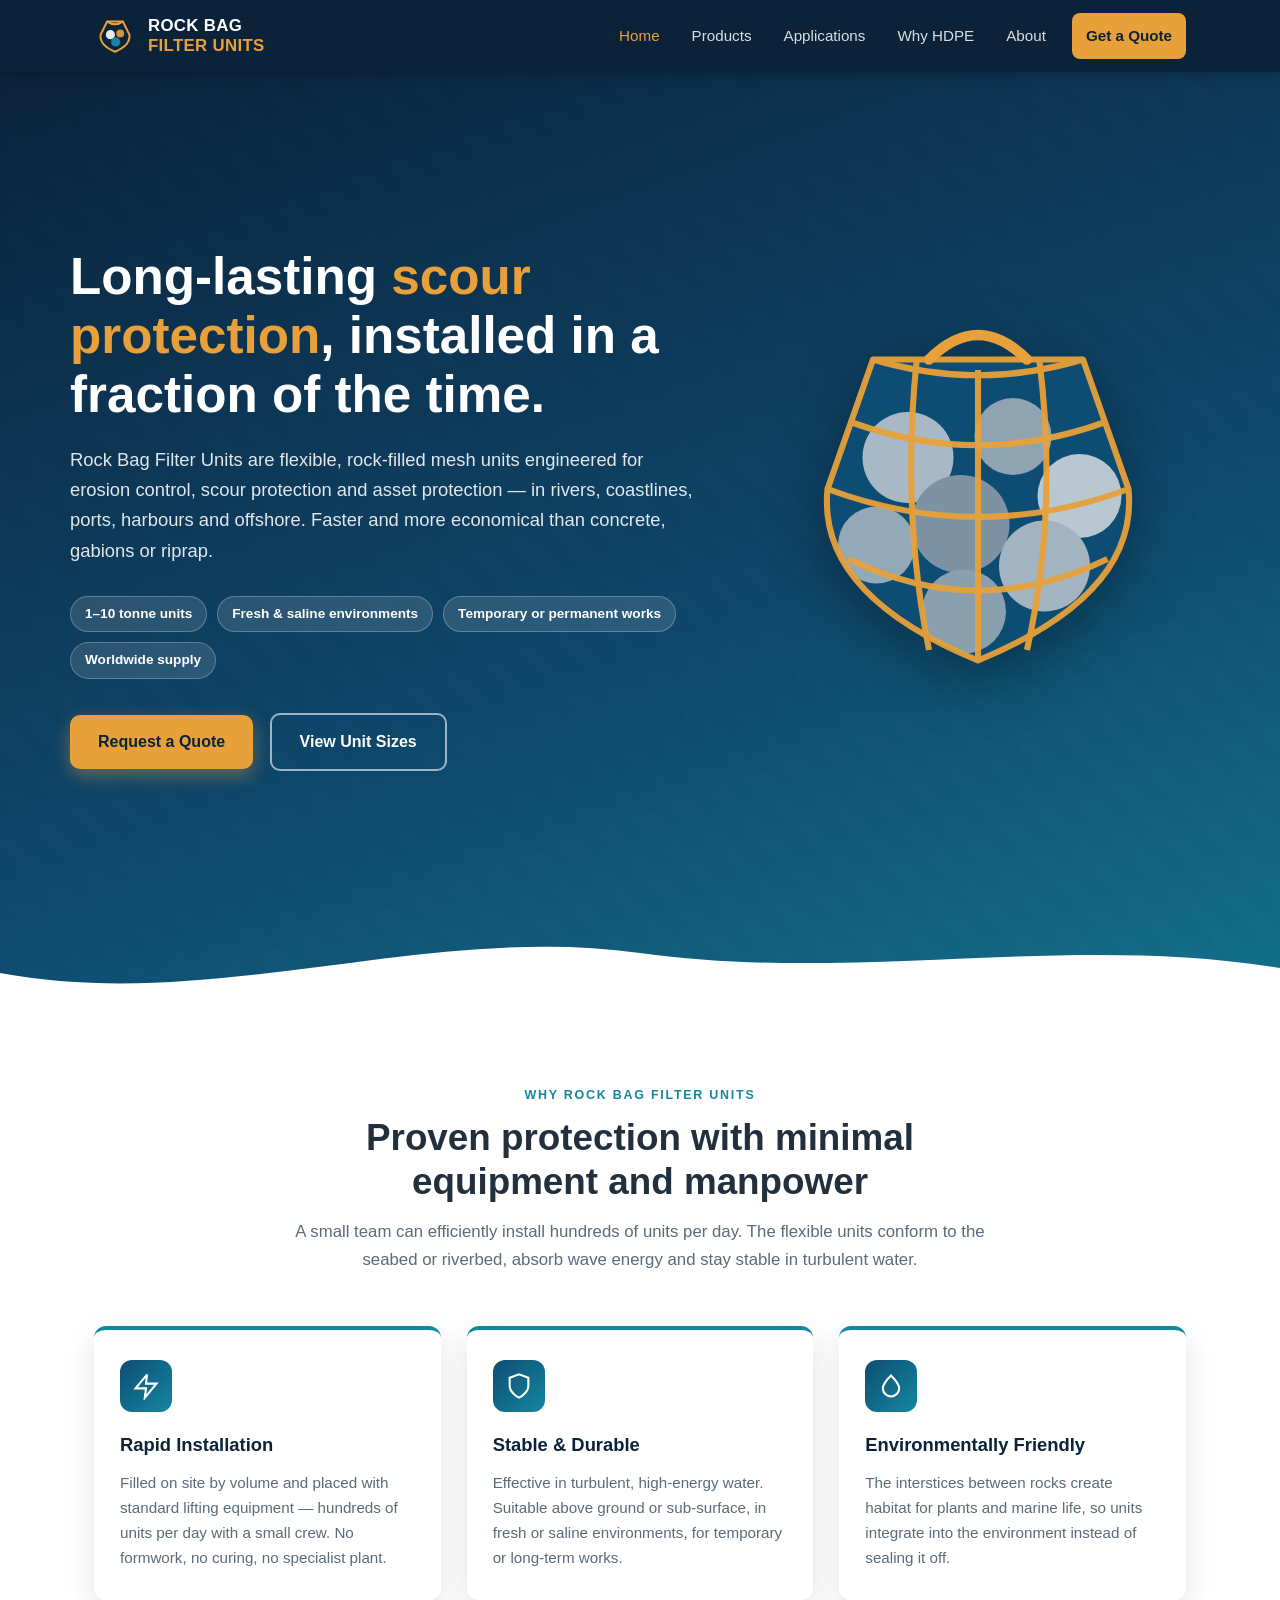
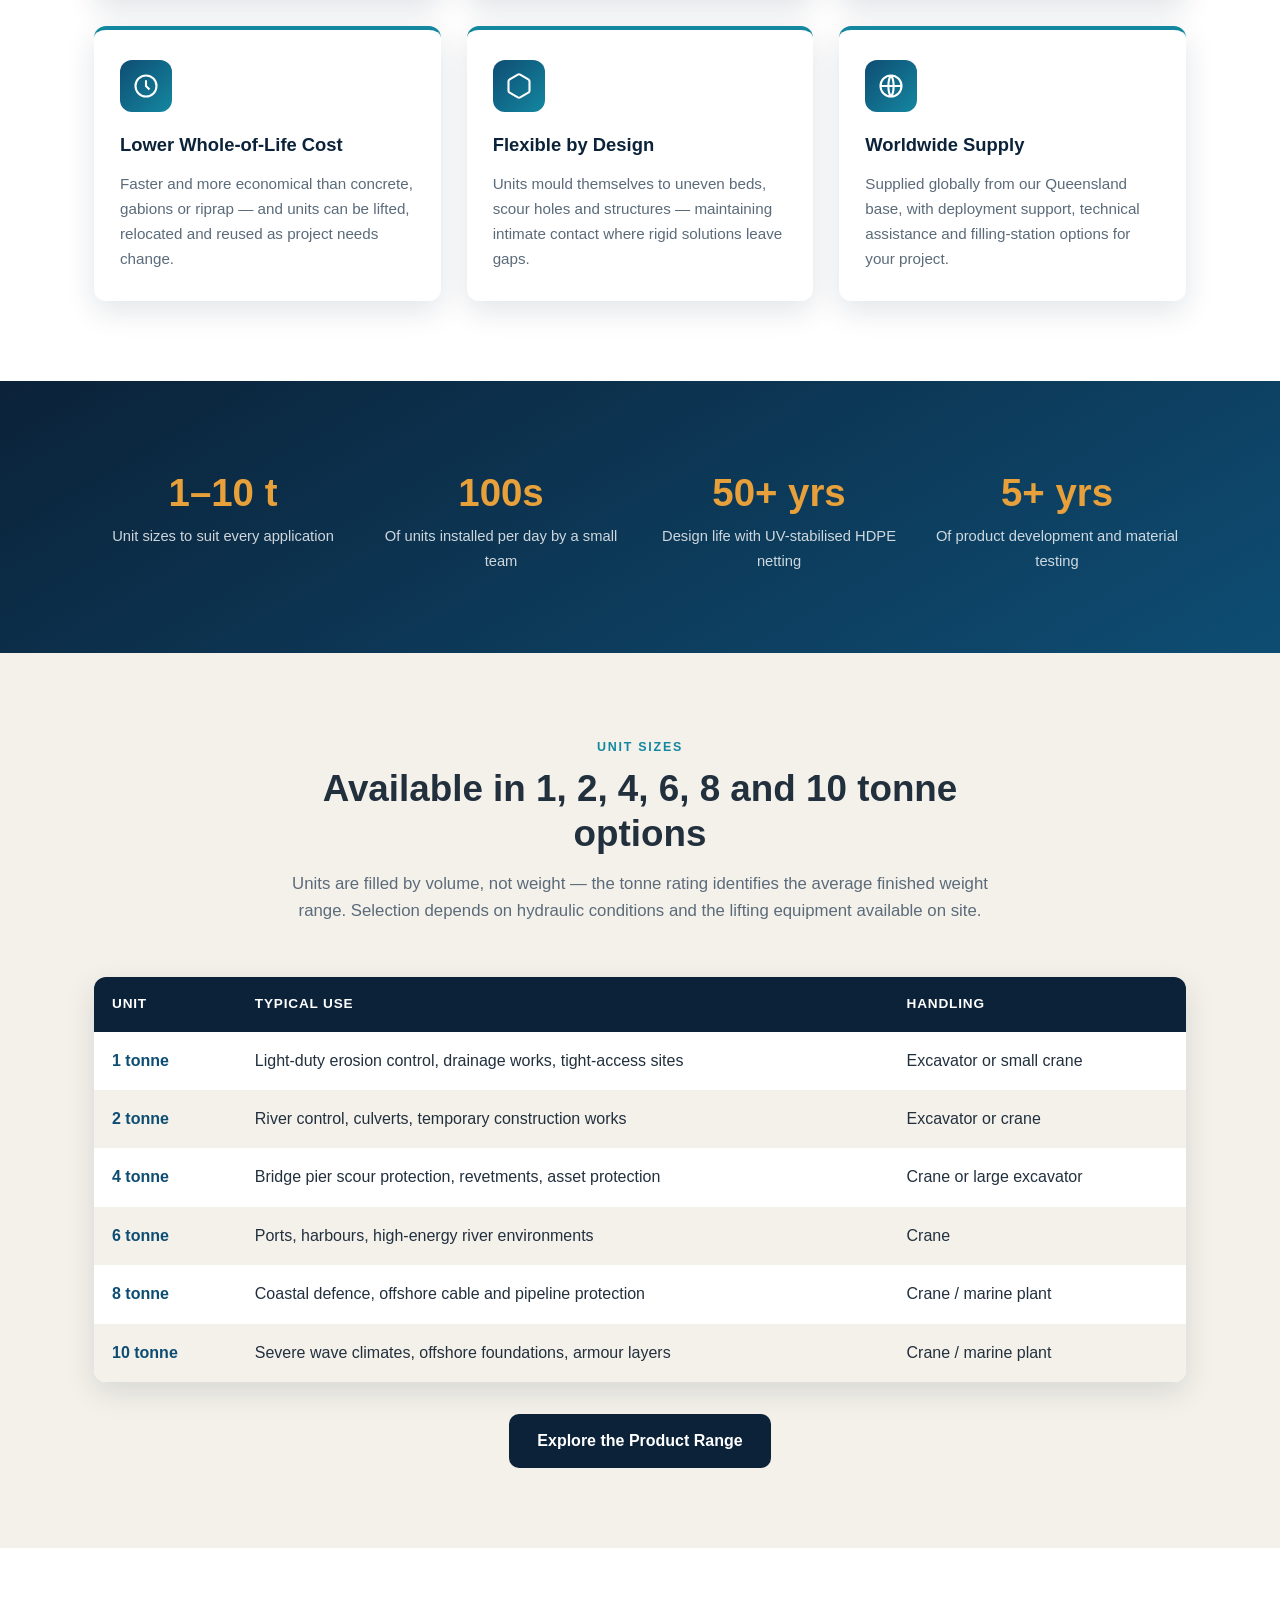
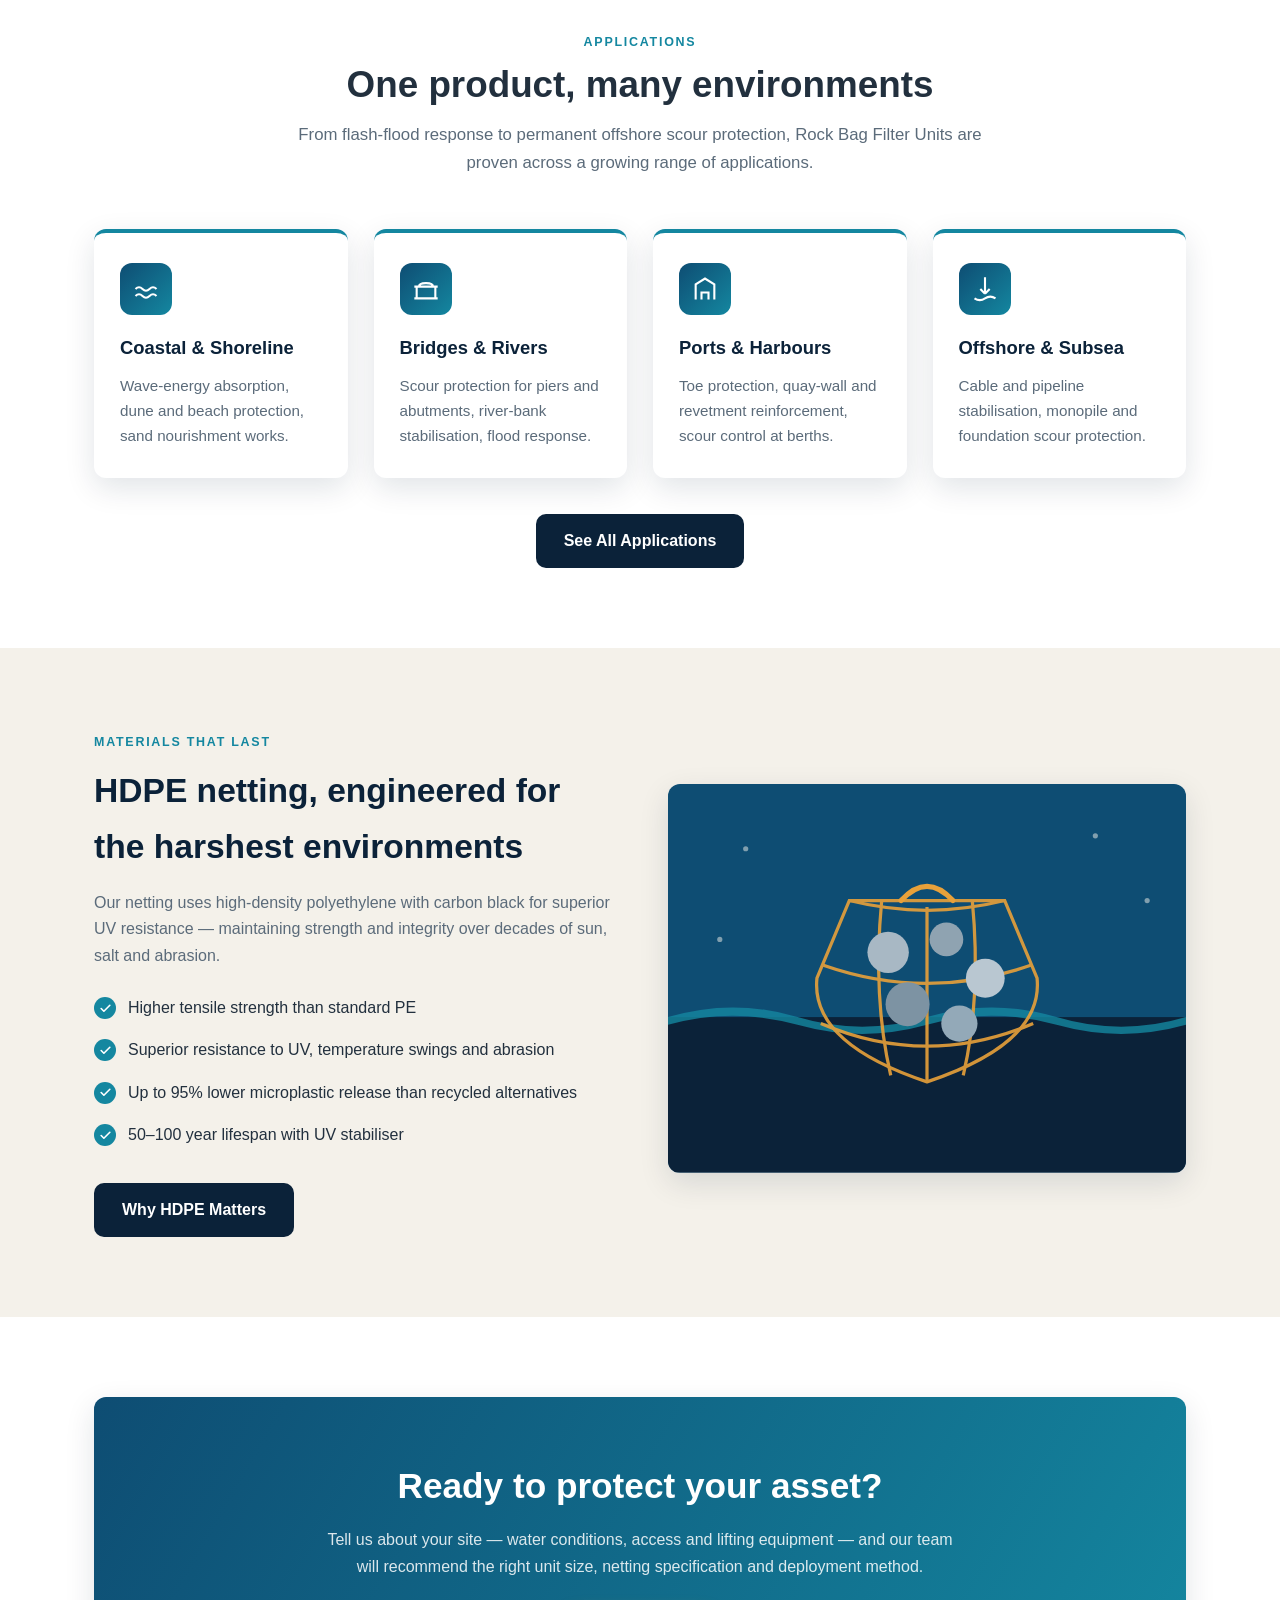
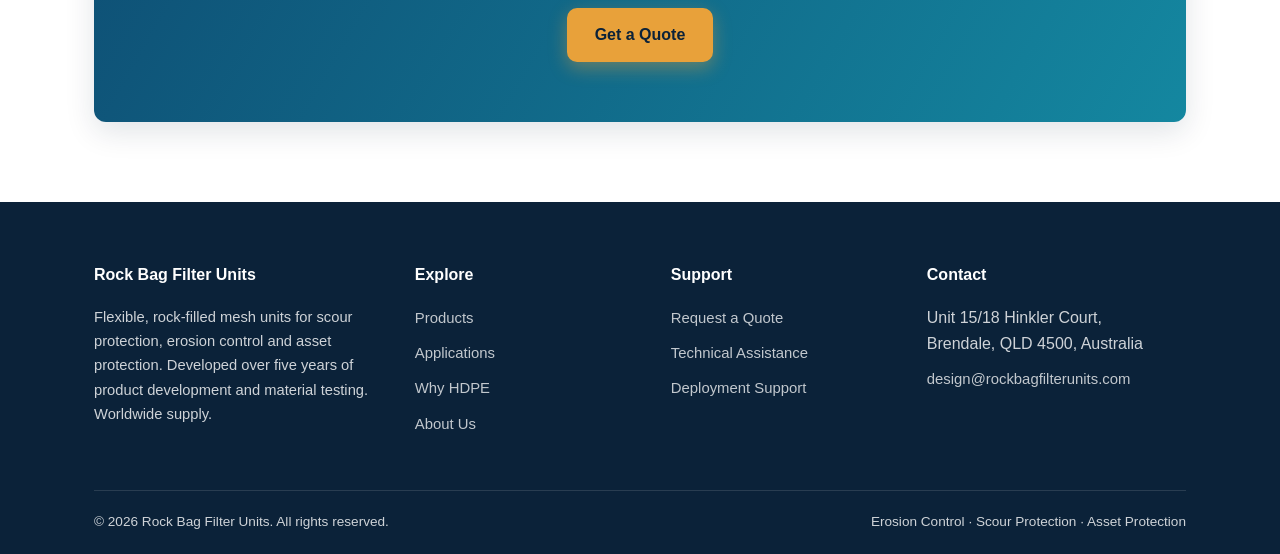
<file: index.html>
<!DOCTYPE html>
<html lang="en">
<head>
  <meta charset="UTF-8">
  <meta name="viewport" content="width=device-width, initial-scale=1.0">
  <title>Rock Bag Filter Units | Scour Protection &amp; Erosion Control — Worldwide Supply</title>
  <meta name="description" content="Rock Bag Filter Units deliver long-lasting scour protection and erosion control. Available in 1–10 tonne sizes for coastal, river, port, bridge and offshore applications. Worldwide supply from Brendale, Queensland, Australia.">
  <link rel="stylesheet" href="css/styles.css">
  <link rel="icon" href="data:image/svg+xml,%3Csvg xmlns='http://www.w3.org/2000/svg' viewBox='0 0 64 64'%3E%3Ccircle cx='32' cy='36' r='24' fill='%230e4d73'/%3E%3Ccircle cx='24' cy='34' r='7' fill='%23e8a13a'/%3E%3Ccircle cx='40' cy='32' r='6' fill='%23f4f1ea'/%3E%3Ccircle cx='33' cy='44' r='6' fill='%23c9862a'/%3E%3C/svg%3E">
</head>
<body>

<header class="site-header">
  <div class="container nav-bar">
    <a class="brand" href="index.html" aria-label="Rock Bag Filter Units home">
      <svg class="brand-mark" viewBox="0 0 64 64" aria-hidden="true">
        <path d="M20 10 L44 10 L54 30 Q56 46 32 56 Q8 46 10 30 Z" fill="none" stroke="#e8a13a" stroke-width="3" stroke-linejoin="round"/>
        <circle cx="25" cy="30" r="7" fill="#ffffff" opacity="0.9"/>
        <circle cx="40" cy="28" r="6" fill="#e8a13a" opacity="0.9"/>
        <circle cx="33" cy="41" r="7" fill="#1487a0"/>
        <path d="M20 10 Q32 18 44 10" fill="none" stroke="#e8a13a" stroke-width="3" stroke-linecap="round"/>
      </svg>
      <span class="brand-name">ROCK BAG<br><span>FILTER UNITS</span></span>
    </a>
    <button class="nav-toggle" aria-label="Toggle navigation" aria-expanded="false">
      <span></span><span></span><span></span>
    </button>
    <ul class="nav-links">
      <li><a href="index.html">Home</a></li>
      <li><a href="products.html">Products</a></li>
      <li><a href="applications.html">Applications</a></li>
      <li><a href="advantages.html">Why HDPE</a></li>
      <li><a href="about.html">About</a></li>
      <li><a href="contact.html" class="nav-cta">Get a Quote</a></li>
    </ul>
  </div>
</header>

<main>

  <!-- Hero -->
  <section class="hero">
    <div class="container hero-inner">
      <div>
        <h1>Long-lasting <em>scour protection</em>, installed in a fraction of the time.</h1>
        <p class="lead">Rock Bag Filter Units are flexible, rock-filled mesh units engineered for erosion control, scour protection and asset protection — in rivers, coastlines, ports, harbours and offshore. Faster and more economical than concrete, gabions or riprap.</p>
        <div class="hero-badges">
          <span>1–10 tonne units</span>
          <span>Fresh &amp; saline environments</span>
          <span>Temporary or permanent works</span>
          <span>Worldwide supply</span>
        </div>
        <a href="contact.html" class="btn btn-primary">Request a Quote</a>
        <a href="products.html" class="btn btn-outline">View Unit Sizes</a>
      </div>
      <div class="hero-art" aria-hidden="true">
        <svg viewBox="0 0 240 240">
          <defs>
            <clipPath id="bagClip"><path d="M60 34 L180 34 L206 108 Q212 168 120 206 Q28 168 34 108 Z"/></clipPath>
          </defs>
          <path d="M60 34 L180 34 L206 108 Q212 168 120 206 Q28 168 34 108 Z" fill="#0e4d73"/>
          <g clip-path="url(#bagClip)">
            <circle cx="80" cy="90" r="26" fill="#a8b8c4"/>
            <circle cx="140" cy="78" r="22" fill="#8fa3b1"/>
            <circle cx="178" cy="112" r="24" fill="#b9c7d1"/>
            <circle cx="110" cy="128" r="28" fill="#7d93a3"/>
            <circle cx="62" cy="140" r="22" fill="#93a9b8"/>
            <circle cx="158" cy="152" r="26" fill="#a2b4c0"/>
            <circle cx="112" cy="178" r="24" fill="#8ba0af"/>
          </g>
          <g stroke="#e8a13a" stroke-width="3.5" fill="none" stroke-linejoin="round" opacity="0.95">
            <path d="M60 34 L180 34 L206 108 Q212 168 120 206 Q28 168 34 108 Z"/>
            <path d="M60 34 Q120 52 180 34"/>
            <path d="M34 108 Q120 140 206 108"/>
            <path d="M48 70 Q120 96 192 70"/>
            <path d="M46 148 Q120 184 194 148"/>
            <path d="M85 34 Q76 120 92 200"/>
            <path d="M120 40 Q120 130 120 206"/>
            <path d="M155 34 Q166 120 148 200"/>
          </g>
          <path d="M92 34 Q120 6 148 34" fill="none" stroke="#e8a13a" stroke-width="6" stroke-linecap="round"/>
        </svg>
      </div>
    </div>
  </section>

  <!-- Why rock bags -->
  <section>
    <div class="container">
      <div class="section-head reveal">
        <span class="eyebrow">Why Rock Bag Filter Units</span>
        <h2>Proven protection with minimal equipment and manpower</h2>
        <p>A small team can efficiently install hundreds of units per day. The flexible units conform to the seabed or riverbed, absorb wave energy and stay stable in turbulent water.</p>
      </div>
      <div class="grid grid-3">
        <div class="card reveal">
          <div class="icon"><svg viewBox="0 0 24 24"><polyline points="13 2 3 14 12 14 11 22 21 10 12 10 13 2"/></svg></div>
          <h3>Rapid Installation</h3>
          <p>Filled on site by volume and placed with standard lifting equipment — hundreds of units per day with a small crew. No formwork, no curing, no specialist plant.</p>
        </div>
        <div class="card reveal">
          <div class="icon"><svg viewBox="0 0 24 24"><path d="M12 22s8-4 8-10V5l-8-3-8 3v7c0 6 8 10 8 10z"/></svg></div>
          <h3>Stable &amp; Durable</h3>
          <p>Effective in turbulent, high-energy water. Suitable above ground or sub-surface, in fresh or saline environments, for temporary or long-term works.</p>
        </div>
        <div class="card reveal">
          <div class="icon"><svg viewBox="0 0 24 24"><path d="M12 3c4 4 7 7.5 7 11a7 7 0 0 1-14 0c0-3.5 3-7 7-11z"/></svg></div>
          <h3>Environmentally Friendly</h3>
          <p>The interstices between rocks create habitat for plants and marine life, so units integrate into the environment instead of sealing it off.</p>
        </div>
        <div class="card reveal">
          <div class="icon"><svg viewBox="0 0 24 24"><circle cx="12" cy="12" r="9"/><path d="M12 7v5l3 3"/></svg></div>
          <h3>Lower Whole-of-Life Cost</h3>
          <p>Faster and more economical than concrete, gabions or riprap — and units can be lifted, relocated and reused as project needs change.</p>
        </div>
        <div class="card reveal">
          <div class="icon"><svg viewBox="0 0 24 24"><path d="M21 16V8a2 2 0 0 0-1-1.73l-7-4a2 2 0 0 0-2 0l-7 4A2 2 0 0 0 3 8v8a2 2 0 0 0 1 1.73l7 4a2 2 0 0 0 2 0l7-4A2 2 0 0 0 21 16z"/></svg></div>
          <h3>Flexible by Design</h3>
          <p>Units mould themselves to uneven beds, scour holes and structures — maintaining intimate contact where rigid solutions leave gaps.</p>
        </div>
        <div class="card reveal">
          <div class="icon"><svg viewBox="0 0 24 24"><circle cx="12" cy="12" r="9"/><path d="M3 12h18M12 3c3 3.6 3 14.4 0 18M12 3c-3 3.6-3 14.4 0 18"/></svg></div>
          <h3>Worldwide Supply</h3>
          <p>Supplied globally from our Queensland base, with deployment support, technical assistance and filling-station options for your project.</p>
        </div>
      </div>
    </div>
  </section>

  <!-- Stats -->
  <section class="section-dark">
    <div class="container">
      <div class="stats">
        <div class="stat reveal"><h3>1–10 t</h3><p>Unit sizes to suit every application</p></div>
        <div class="stat reveal"><h3>100s</h3><p>Of units installed per day by a small team</p></div>
        <div class="stat reveal"><h3>50+ yrs</h3><p>Design life with UV-stabilised HDPE netting</p></div>
        <div class="stat reveal"><h3>5+ yrs</h3><p>Of product development and material testing</p></div>
      </div>
    </div>
  </section>

  <!-- Sizes preview -->
  <section class="section-alt">
    <div class="container">
      <div class="section-head reveal">
        <span class="eyebrow">Unit Sizes</span>
        <h2>Available in 1, 2, 4, 6, 8 and 10 tonne options</h2>
        <p>Units are filled by volume, not weight — the tonne rating identifies the average finished weight range. Selection depends on hydraulic conditions and the lifting equipment available on site.</p>
      </div>
      <div class="size-table-wrap reveal">
        <table class="size-table">
          <thead>
            <tr><th>Unit</th><th>Typical use</th><th>Handling</th></tr>
          </thead>
          <tbody>
            <tr><td>1 tonne</td><td>Light-duty erosion control, drainage works, tight-access sites</td><td>Excavator or small crane</td></tr>
            <tr><td>2 tonne</td><td>River control, culverts, temporary construction works</td><td>Excavator or crane</td></tr>
            <tr><td>4 tonne</td><td>Bridge pier scour protection, revetments, asset protection</td><td>Crane or large excavator</td></tr>
            <tr><td>6 tonne</td><td>Ports, harbours, high-energy river environments</td><td>Crane</td></tr>
            <tr><td>8 tonne</td><td>Coastal defence, offshore cable and pipeline protection</td><td>Crane / marine plant</td></tr>
            <tr><td>10 tonne</td><td>Severe wave climates, offshore foundations, armour layers</td><td>Crane / marine plant</td></tr>
          </tbody>
        </table>
      </div>
      <p style="text-align:center; margin-top: 32px;" class="reveal">
        <a href="products.html" class="btn btn-dark">Explore the Product Range</a>
      </p>
    </div>
  </section>

  <!-- Applications preview -->
  <section>
    <div class="container">
      <div class="section-head reveal">
        <span class="eyebrow">Applications</span>
        <h2>One product, many environments</h2>
        <p>From flash-flood response to permanent offshore scour protection, Rock Bag Filter Units are proven across a growing range of applications.</p>
      </div>
      <div class="grid grid-4">
        <div class="card reveal">
          <div class="icon"><svg viewBox="0 0 24 24"><path d="M3 18c2-2 4-2 6 0s4 2 6 0 4-2 6 0M3 12c2-2 4-2 6 0s4 2 6 0 4-2 6 0"/></svg></div>
          <h3>Coastal &amp; Shoreline</h3>
          <p>Wave-energy absorption, dune and beach protection, sand nourishment works.</p>
        </div>
        <div class="card reveal">
          <div class="icon"><svg viewBox="0 0 24 24"><path d="M2 20h20M4 20V10m16 10V10M2 10h20M6 10c0-4 12-4 12 0"/></svg></div>
          <h3>Bridges &amp; Rivers</h3>
          <p>Scour protection for piers and abutments, river-bank stabilisation, flood response.</p>
        </div>
        <div class="card reveal">
          <div class="icon"><svg viewBox="0 0 24 24"><path d="M4 21V8l8-5 8 5v13M9 21v-6h6v6"/></svg></div>
          <h3>Ports &amp; Harbours</h3>
          <p>Toe protection, quay-wall and revetment reinforcement, scour control at berths.</p>
        </div>
        <div class="card reveal">
          <div class="icon"><svg viewBox="0 0 24 24"><path d="M12 2v14m0 0l-4-4m4 4l4-4M3 20c3 2 6 2 9 0s6-2 9 0"/></svg></div>
          <h3>Offshore &amp; Subsea</h3>
          <p>Cable and pipeline stabilisation, monopile and foundation scour protection.</p>
        </div>
      </div>
      <p style="text-align:center; margin-top: 36px;" class="reveal">
        <a href="applications.html" class="btn btn-dark">See All Applications</a>
      </p>
    </div>
  </section>

  <!-- HDPE split -->
  <section class="section-alt">
    <div class="container split">
      <div class="reveal">
        <span class="eyebrow">Materials That Last</span>
        <h2>HDPE netting, engineered for the harshest environments</h2>
        <p>Our netting uses high-density polyethylene with carbon black for superior UV resistance — maintaining strength and integrity over decades of sun, salt and abrasion.</p>
        <ul class="checklist">
          <li>Higher tensile strength than standard PE</li>
          <li>Superior resistance to UV, temperature swings and abrasion</li>
          <li>Up to 95% lower microplastic release than recycled alternatives</li>
          <li>50–100 year lifespan with UV stabiliser</li>
        </ul>
        <a href="advantages.html" class="btn btn-dark">Why HDPE Matters</a>
      </div>
      <div class="reveal" aria-hidden="true">
        <svg viewBox="0 0 400 300" style="width:100%; height:auto; border-radius:12px; box-shadow: var(--shadow);">
          <rect width="400" height="300" fill="#0e4d73"/>
          <rect width="400" height="120" y="180" fill="#0b2239"/>
          <path d="M0 180 Q50 165 100 180 T200 180 T300 180 T400 180 V186 Q350 200 300 186 T200 186 T100 186 T0 186 Z" fill="#1487a0" opacity="0.8"/>
          <g stroke="#e8a13a" stroke-width="2.5" fill="none" opacity="0.9">
            <path d="M140 90 L260 90 L285 150 Q290 200 200 230 Q110 200 115 150 Z"/>
            <path d="M140 90 Q200 105 260 90"/>
            <path d="M120 140 Q200 168 280 140"/>
            <path d="M118 185 Q200 220 282 185"/>
            <path d="M165 90 Q158 165 172 225"/>
            <path d="M200 95 Q200 165 200 230"/>
            <path d="M235 90 Q242 165 228 225"/>
          </g>
          <circle cx="170" cy="130" r="16" fill="#a8b8c4"/>
          <circle cx="215" cy="120" r="13" fill="#8fa3b1"/>
          <circle cx="245" cy="150" r="15" fill="#b9c7d1"/>
          <circle cx="185" cy="170" r="17" fill="#7d93a3"/>
          <circle cx="225" cy="185" r="14" fill="#93a9b8"/>
          <path d="M180 90 Q200 68 220 90" fill="none" stroke="#e8a13a" stroke-width="4" stroke-linecap="round"/>
          <g fill="#f4f1ea" opacity="0.5">
            <circle cx="60" cy="50" r="2"/><circle cx="330" cy="40" r="2"/><circle cx="370" cy="90" r="2"/><circle cx="40" cy="120" r="2"/>
          </g>
        </svg>
      </div>
    </div>
  </section>

  <!-- CTA -->
  <section>
    <div class="container">
      <div class="cta-band reveal">
        <h2>Ready to protect your asset?</h2>
        <p>Tell us about your site — water conditions, access and lifting equipment — and our team will recommend the right unit size, netting specification and deployment method.</p>
        <a href="contact.html" class="btn btn-primary">Get a Quote</a>
      </div>
    </div>
  </section>

</main>

<footer class="site-footer">
  <div class="container">
    <div class="footer-grid">
      <div class="footer-about">
        <h4>Rock Bag Filter Units</h4>
        <p>Flexible, rock-filled mesh units for scour protection, erosion control and asset protection. Developed over five years of product development and material testing. Worldwide supply.</p>
      </div>
      <div>
        <h4>Explore</h4>
        <ul>
          <li><a href="products.html">Products</a></li>
          <li><a href="applications.html">Applications</a></li>
          <li><a href="advantages.html">Why HDPE</a></li>
          <li><a href="about.html">About Us</a></li>
        </ul>
      </div>
      <div>
        <h4>Support</h4>
        <ul>
          <li><a href="contact.html">Request a Quote</a></li>
          <li><a href="contact.html">Technical Assistance</a></li>
          <li><a href="contact.html">Deployment Support</a></li>
        </ul>
      </div>
      <div>
        <h4>Contact</h4>
        <ul>
          <li>Unit 15/18 Hinkler Court,<br>Brendale, QLD 4500, Australia</li>
          <li><a href="mailto:design@rockbagfilterunits.com">design@rockbagfilterunits.com</a></li>
        </ul>
      </div>
    </div>
    <div class="footer-bottom">
      <span>© <span class="js-year">2026</span> Rock Bag Filter Units. All rights reserved.</span>
      <span>Erosion Control · Scour Protection · Asset Protection</span>
    </div>
  </div>
</footer>

<script src="js/main.js"></script>
</body>
</html>
</file>
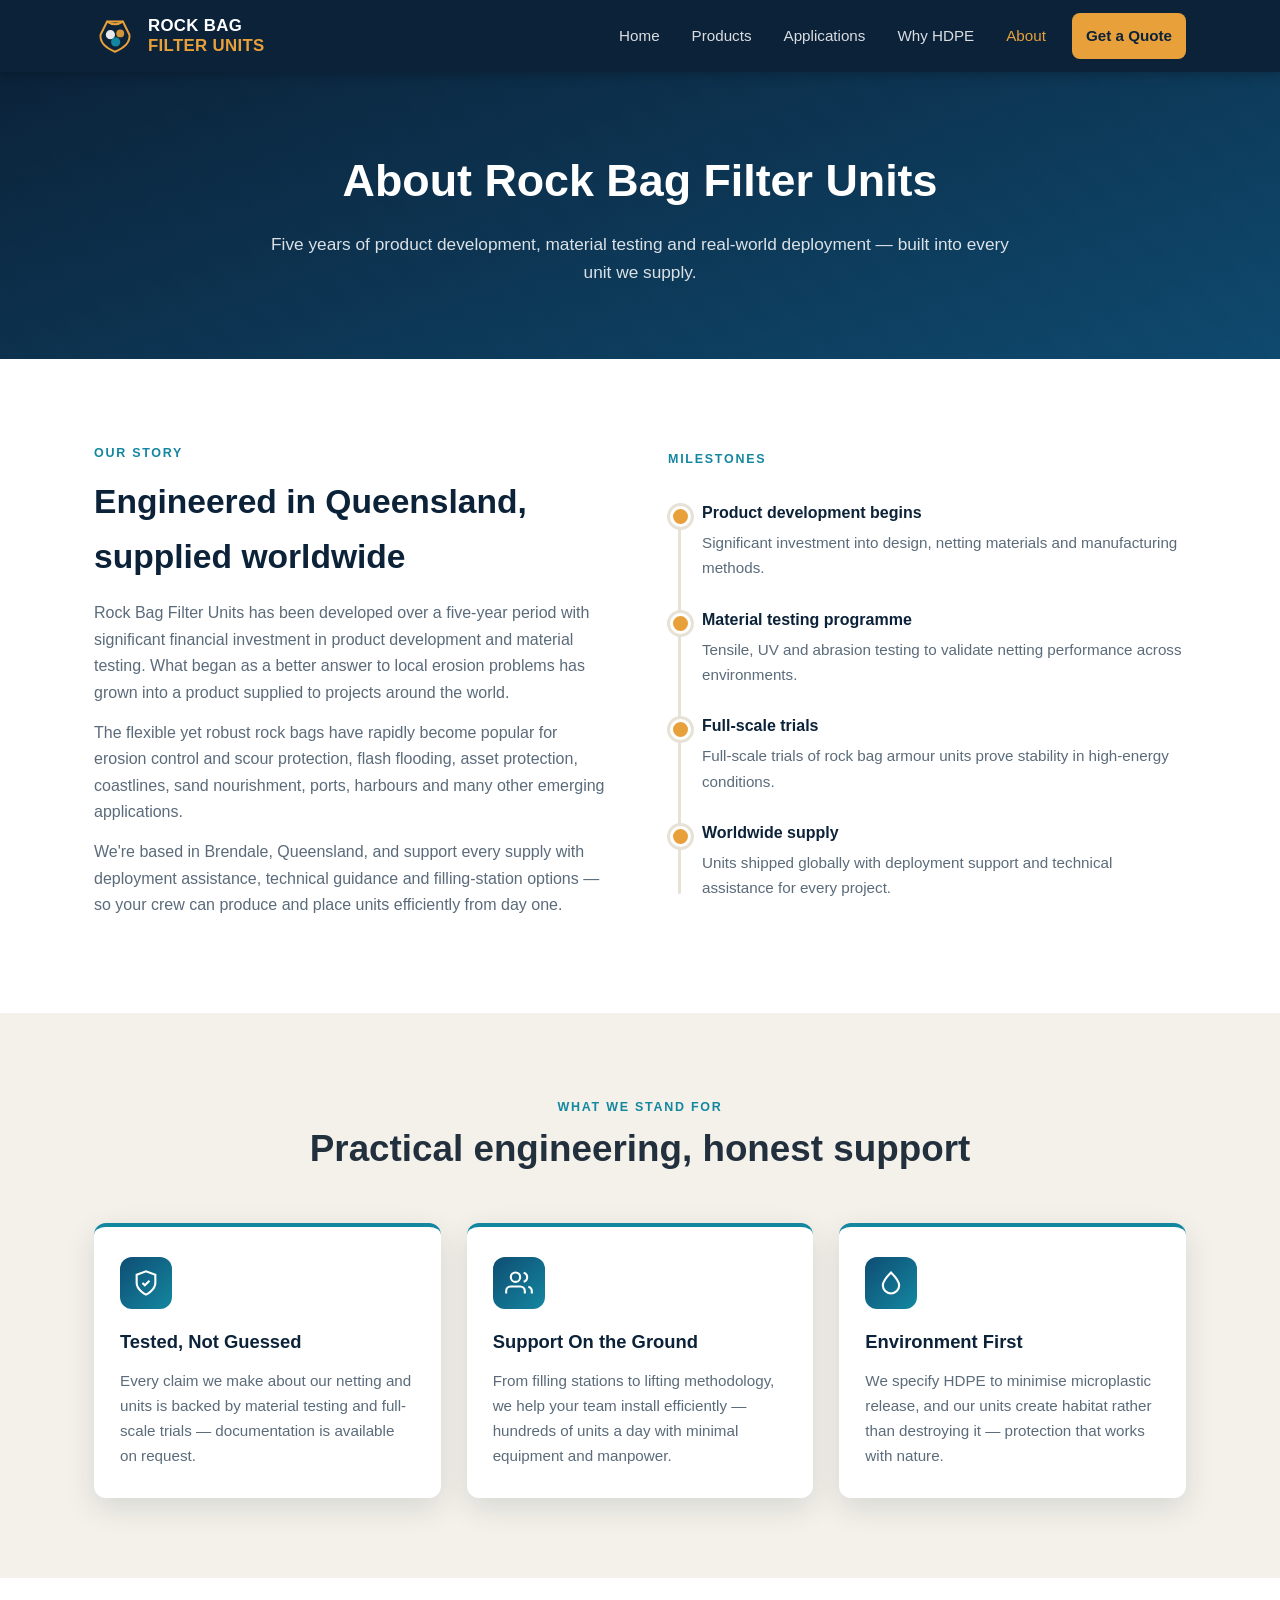
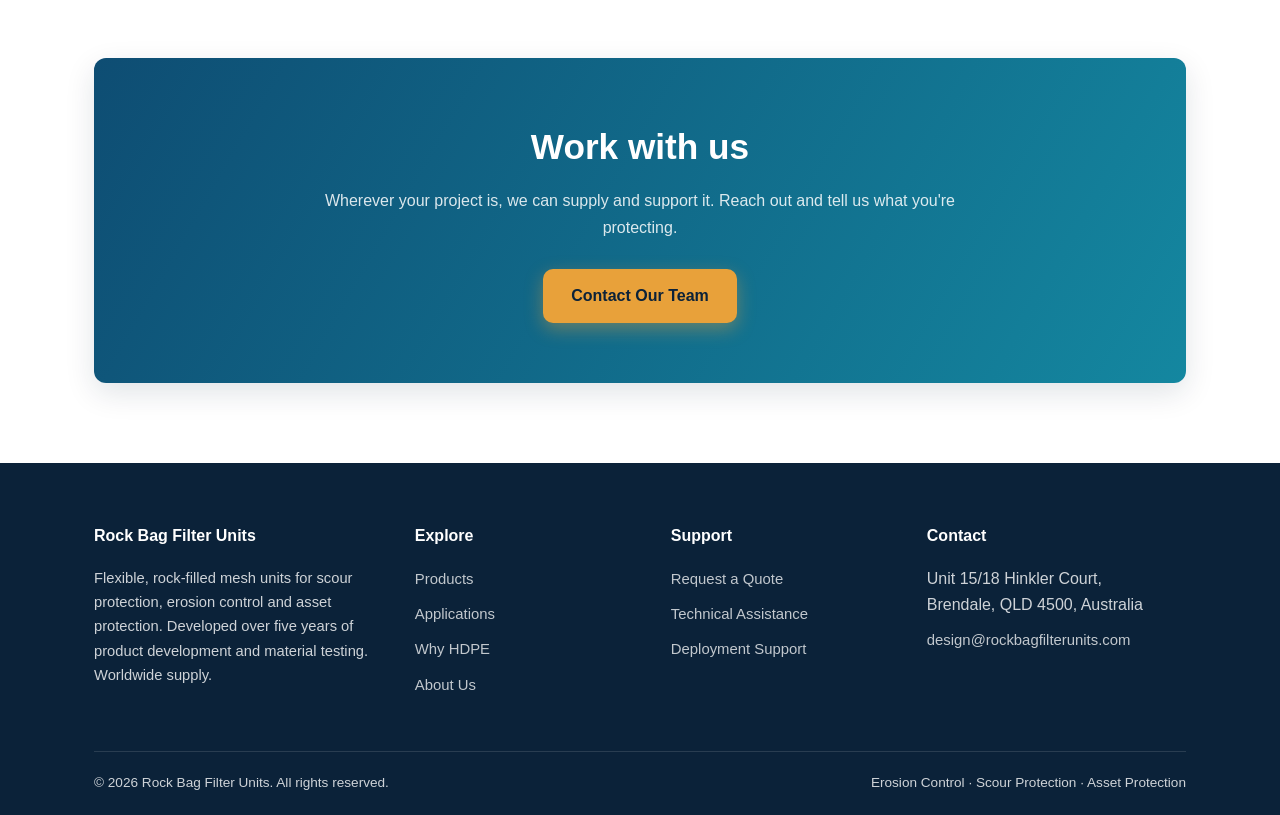
<file: about.html>
<!DOCTYPE html>
<html lang="en">
<head>
  <meta charset="UTF-8">
  <meta name="viewport" content="width=device-width, initial-scale=1.0">
  <title>About Us — Rock Bag Filter Units</title>
  <meta name="description" content="Rock Bag Filter Units has been developed over five years with significant investment in product development and material testing. Based in Brendale, Queensland, supplying worldwide.">
  <link rel="stylesheet" href="css/styles.css">
  <link rel="icon" href="data:image/svg+xml,%3Csvg xmlns='http://www.w3.org/2000/svg' viewBox='0 0 64 64'%3E%3Ccircle cx='32' cy='36' r='24' fill='%230e4d73'/%3E%3Ccircle cx='24' cy='34' r='7' fill='%23e8a13a'/%3E%3Ccircle cx='40' cy='32' r='6' fill='%23f4f1ea'/%3E%3Ccircle cx='33' cy='44' r='6' fill='%23c9862a'/%3E%3C/svg%3E">
</head>
<body>

<header class="site-header">
  <div class="container nav-bar">
    <a class="brand" href="index.html" aria-label="Rock Bag Filter Units home">
      <svg class="brand-mark" viewBox="0 0 64 64" aria-hidden="true">
        <path d="M20 10 L44 10 L54 30 Q56 46 32 56 Q8 46 10 30 Z" fill="none" stroke="#e8a13a" stroke-width="3" stroke-linejoin="round"/>
        <circle cx="25" cy="30" r="7" fill="#ffffff" opacity="0.9"/>
        <circle cx="40" cy="28" r="6" fill="#e8a13a" opacity="0.9"/>
        <circle cx="33" cy="41" r="7" fill="#1487a0"/>
        <path d="M20 10 Q32 18 44 10" fill="none" stroke="#e8a13a" stroke-width="3" stroke-linecap="round"/>
      </svg>
      <span class="brand-name">ROCK BAG<br><span>FILTER UNITS</span></span>
    </a>
    <button class="nav-toggle" aria-label="Toggle navigation" aria-expanded="false">
      <span></span><span></span><span></span>
    </button>
    <ul class="nav-links">
      <li><a href="index.html">Home</a></li>
      <li><a href="products.html">Products</a></li>
      <li><a href="applications.html">Applications</a></li>
      <li><a href="advantages.html">Why HDPE</a></li>
      <li><a href="about.html">About</a></li>
      <li><a href="contact.html" class="nav-cta">Get a Quote</a></li>
    </ul>
  </div>
</header>

<main>

  <section class="page-hero">
    <div class="container">
      <h1>About Rock Bag Filter Units</h1>
      <p>Five years of product development, material testing and real-world deployment — built into every unit we supply.</p>
    </div>
  </section>

  <section>
    <div class="container split">
      <div class="reveal">
        <span class="eyebrow">Our Story</span>
        <h2>Engineered in Queensland, supplied worldwide</h2>
        <p>Rock Bag Filter Units has been developed over a five-year period with significant financial investment in product development and material testing. What began as a better answer to local erosion problems has grown into a product supplied to projects around the world.</p>
        <p>The flexible yet robust rock bags have rapidly become popular for erosion control and scour protection, flash flooding, asset protection, coastlines, sand nourishment, ports, harbours and many other emerging applications.</p>
        <p>We're based in Brendale, Queensland, and support every supply with deployment assistance, technical guidance and filling-station options — so your crew can produce and place units efficiently from day one.</p>
      </div>
      <div class="reveal">
        <span class="eyebrow">Milestones</span>
        <ul class="timeline">
          <li>
            <h4>Product development begins</h4>
            <p>Significant investment into design, netting materials and manufacturing methods.</p>
          </li>
          <li>
            <h4>Material testing programme</h4>
            <p>Tensile, UV and abrasion testing to validate netting performance across environments.</p>
          </li>
          <li>
            <h4>Full-scale trials</h4>
            <p>Full-scale trials of rock bag armour units prove stability in high-energy conditions.</p>
          </li>
          <li>
            <h4>Worldwide supply</h4>
            <p>Units shipped globally with deployment support and technical assistance for every project.</p>
          </li>
        </ul>
      </div>
    </div>
  </section>

  <section class="section-alt">
    <div class="container">
      <div class="section-head reveal">
        <span class="eyebrow">What We Stand For</span>
        <h2>Practical engineering, honest support</h2>
      </div>
      <div class="grid grid-3">
        <div class="card reveal">
          <div class="icon"><svg viewBox="0 0 24 24"><path d="M12 22s8-4 8-10V5l-8-3-8 3v7c0 6 8 10 8 10z"/><polyline points="9 12 11 14 15 10"/></svg></div>
          <h3>Tested, Not Guessed</h3>
          <p>Every claim we make about our netting and units is backed by material testing and full-scale trials — documentation is available on request.</p>
        </div>
        <div class="card reveal">
          <div class="icon"><svg viewBox="0 0 24 24"><path d="M17 21v-2a4 4 0 0 0-4-4H5a4 4 0 0 0-4 4v2"/><circle cx="9" cy="7" r="4"/><path d="M23 21v-2a4 4 0 0 0-3-3.87M16 3.13a4 4 0 0 1 0 7.75"/></svg></div>
          <h3>Support On the Ground</h3>
          <p>From filling stations to lifting methodology, we help your team install efficiently — hundreds of units a day with minimal equipment and manpower.</p>
        </div>
        <div class="card reveal">
          <div class="icon"><svg viewBox="0 0 24 24"><path d="M12 3c4 4 7 7.5 7 11a7 7 0 0 1-14 0c0-3.5 3-7 7-11z"/></svg></div>
          <h3>Environment First</h3>
          <p>We specify HDPE to minimise microplastic release, and our units create habitat rather than destroying it — protection that works with nature.</p>
        </div>
      </div>
    </div>
  </section>

  <section>
    <div class="container">
      <div class="cta-band reveal">
        <h2>Work with us</h2>
        <p>Wherever your project is, we can supply and support it. Reach out and tell us what you're protecting.</p>
        <a href="contact.html" class="btn btn-primary">Contact Our Team</a>
      </div>
    </div>
  </section>

</main>

<footer class="site-footer">
  <div class="container">
    <div class="footer-grid">
      <div class="footer-about">
        <h4>Rock Bag Filter Units</h4>
        <p>Flexible, rock-filled mesh units for scour protection, erosion control and asset protection. Developed over five years of product development and material testing. Worldwide supply.</p>
      </div>
      <div>
        <h4>Explore</h4>
        <ul>
          <li><a href="products.html">Products</a></li>
          <li><a href="applications.html">Applications</a></li>
          <li><a href="advantages.html">Why HDPE</a></li>
          <li><a href="about.html">About Us</a></li>
        </ul>
      </div>
      <div>
        <h4>Support</h4>
        <ul>
          <li><a href="contact.html">Request a Quote</a></li>
          <li><a href="contact.html">Technical Assistance</a></li>
          <li><a href="contact.html">Deployment Support</a></li>
        </ul>
      </div>
      <div>
        <h4>Contact</h4>
        <ul>
          <li>Unit 15/18 Hinkler Court,<br>Brendale, QLD 4500, Australia</li>
          <li><a href="mailto:design@rockbagfilterunits.com">design@rockbagfilterunits.com</a></li>
        </ul>
      </div>
    </div>
    <div class="footer-bottom">
      <span>© <span class="js-year">2026</span> Rock Bag Filter Units. All rights reserved.</span>
      <span>Erosion Control · Scour Protection · Asset Protection</span>
    </div>
  </div>
</footer>

<script src="js/main.js"></script>
</body>
</html>
</file>
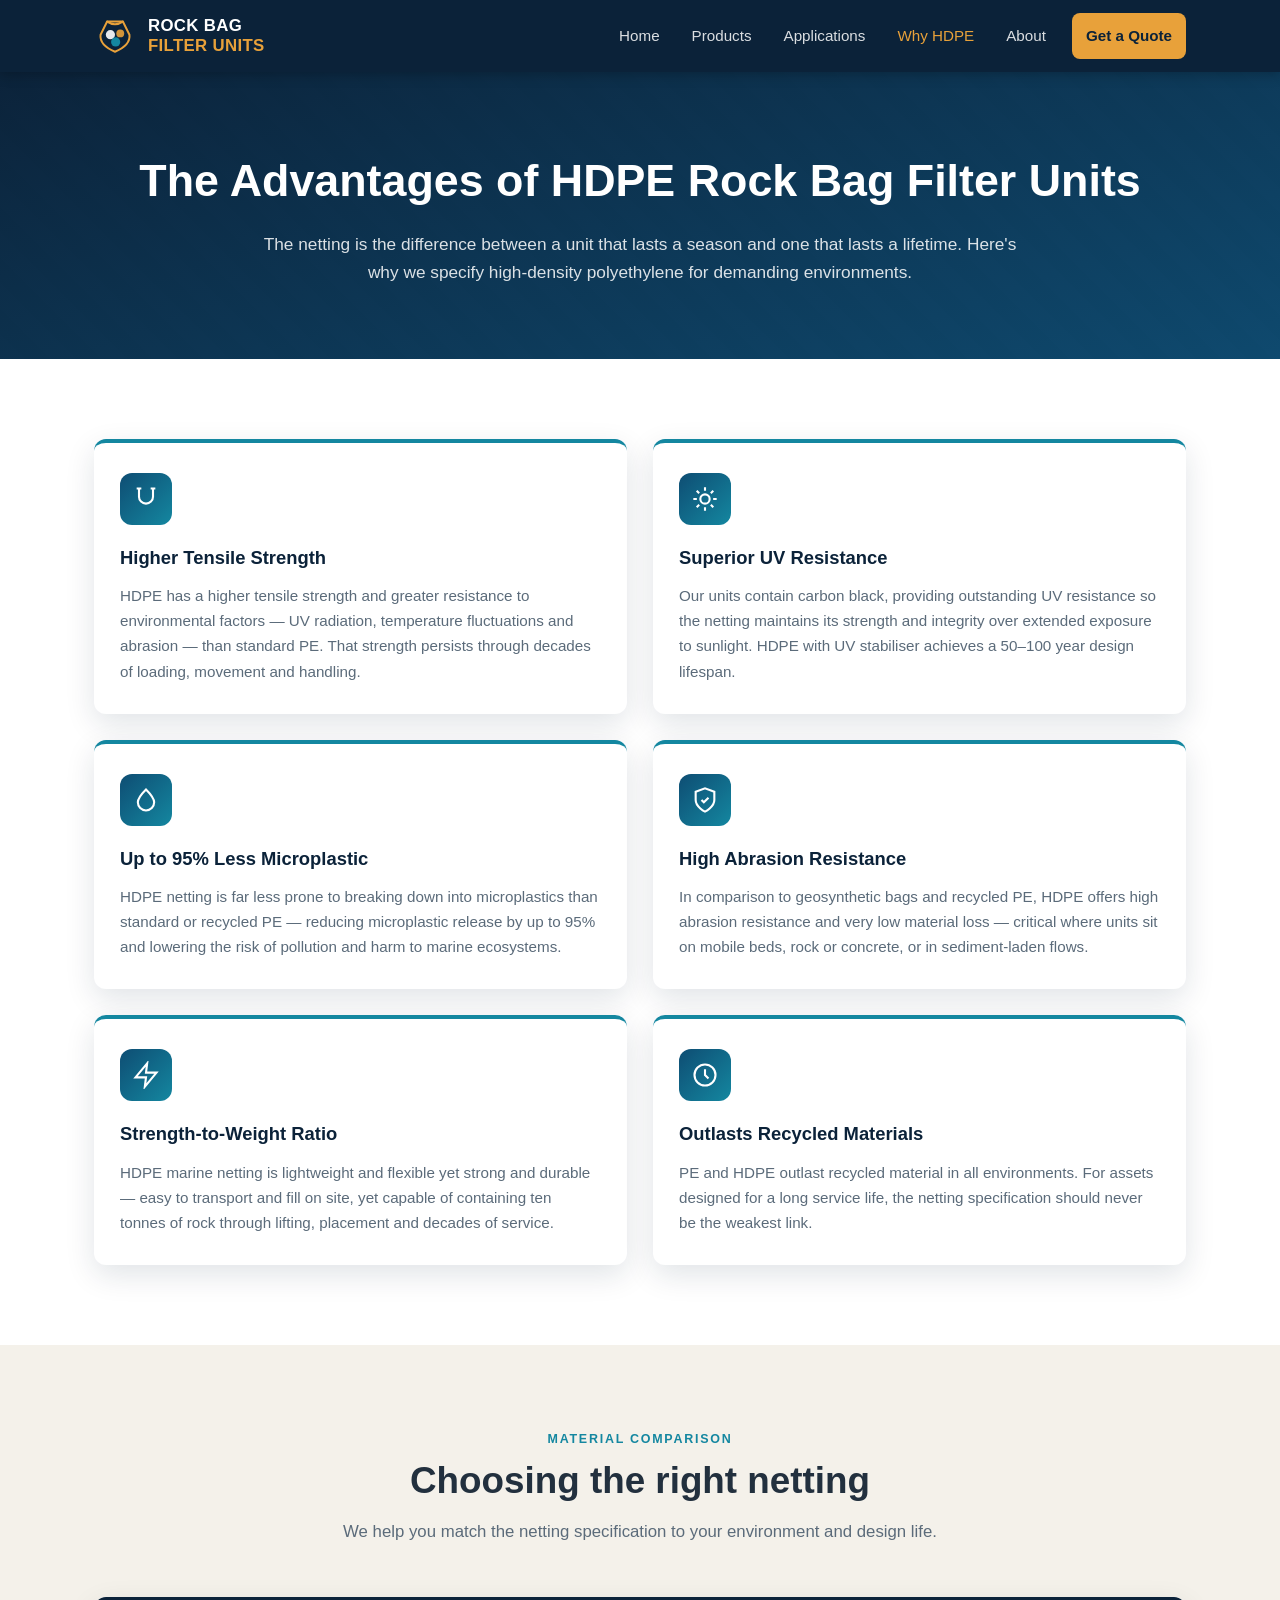
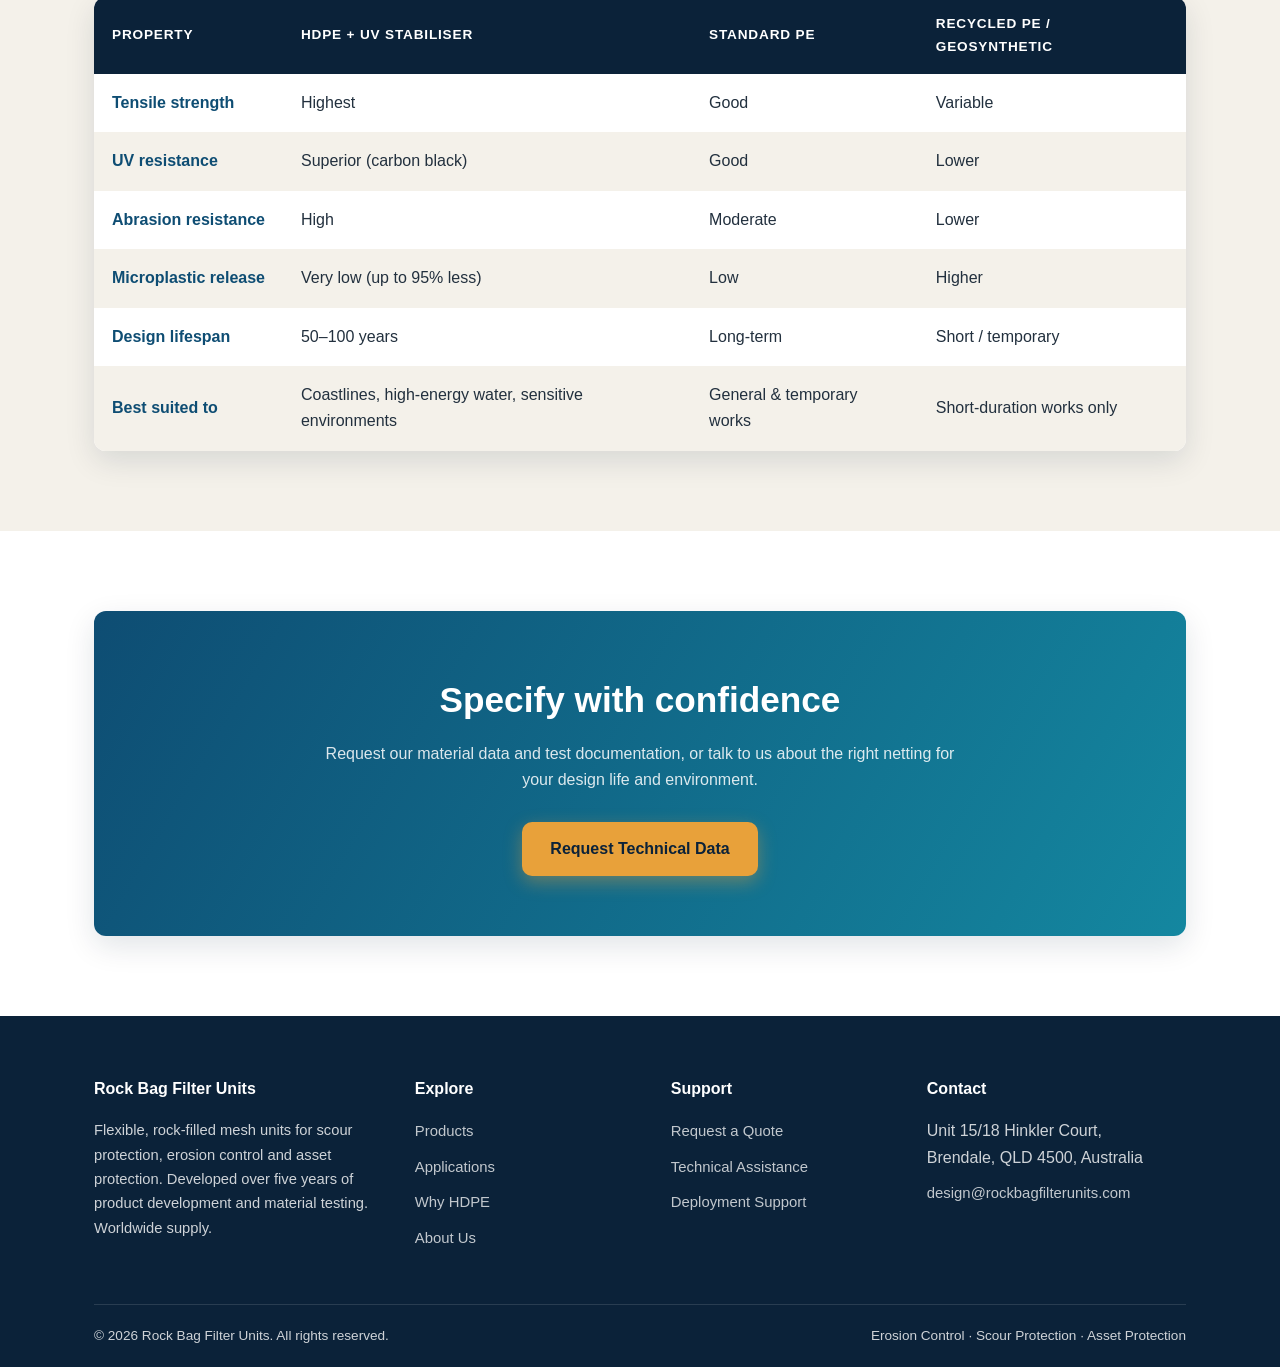
<file: advantages.html>
<!DOCTYPE html>
<html lang="en">
<head>
  <meta charset="UTF-8">
  <meta name="viewport" content="width=device-width, initial-scale=1.0">
  <title>The Advantages of HDPE — Rock Bag Filter Units</title>
  <meta name="description" content="Why HDPE netting matters: higher tensile strength, superior UV and abrasion resistance, up to 95% lower microplastic release and a 50–100 year lifespan compared with recycled PE alternatives.">
  <link rel="stylesheet" href="css/styles.css">
  <link rel="icon" href="data:image/svg+xml,%3Csvg xmlns='http://www.w3.org/2000/svg' viewBox='0 0 64 64'%3E%3Ccircle cx='32' cy='36' r='24' fill='%230e4d73'/%3E%3Ccircle cx='24' cy='34' r='7' fill='%23e8a13a'/%3E%3Ccircle cx='40' cy='32' r='6' fill='%23f4f1ea'/%3E%3Ccircle cx='33' cy='44' r='6' fill='%23c9862a'/%3E%3C/svg%3E">
</head>
<body>

<header class="site-header">
  <div class="container nav-bar">
    <a class="brand" href="index.html" aria-label="Rock Bag Filter Units home">
      <svg class="brand-mark" viewBox="0 0 64 64" aria-hidden="true">
        <path d="M20 10 L44 10 L54 30 Q56 46 32 56 Q8 46 10 30 Z" fill="none" stroke="#e8a13a" stroke-width="3" stroke-linejoin="round"/>
        <circle cx="25" cy="30" r="7" fill="#ffffff" opacity="0.9"/>
        <circle cx="40" cy="28" r="6" fill="#e8a13a" opacity="0.9"/>
        <circle cx="33" cy="41" r="7" fill="#1487a0"/>
        <path d="M20 10 Q32 18 44 10" fill="none" stroke="#e8a13a" stroke-width="3" stroke-linecap="round"/>
      </svg>
      <span class="brand-name">ROCK BAG<br><span>FILTER UNITS</span></span>
    </a>
    <button class="nav-toggle" aria-label="Toggle navigation" aria-expanded="false">
      <span></span><span></span><span></span>
    </button>
    <ul class="nav-links">
      <li><a href="index.html">Home</a></li>
      <li><a href="products.html">Products</a></li>
      <li><a href="applications.html">Applications</a></li>
      <li><a href="advantages.html">Why HDPE</a></li>
      <li><a href="about.html">About</a></li>
      <li><a href="contact.html" class="nav-cta">Get a Quote</a></li>
    </ul>
  </div>
</header>

<main>

  <section class="page-hero">
    <div class="container">
      <h1>The Advantages of HDPE Rock Bag Filter Units</h1>
      <p>The netting is the difference between a unit that lasts a season and one that lasts a lifetime. Here's why we specify high-density polyethylene for demanding environments.</p>
    </div>
  </section>

  <section>
    <div class="container">
      <div class="grid grid-2">
        <div class="card reveal">
          <div class="icon"><svg viewBox="0 0 24 24"><path d="M6 3v7a6 6 0 0 0 12 0V3M4 3h4m8 0h4"/></svg></div>
          <h3>Higher Tensile Strength</h3>
          <p>HDPE has a higher tensile strength and greater resistance to environmental factors — UV radiation, temperature fluctuations and abrasion — than standard PE. That strength persists through decades of loading, movement and handling.</p>
        </div>
        <div class="card reveal">
          <div class="icon"><svg viewBox="0 0 24 24"><circle cx="12" cy="12" r="4"/><path d="M12 2v3m0 14v3M2 12h3m14 0h3M4.9 4.9l2.1 2.1m10 10l2.1 2.1M19.1 4.9l-2.1 2.1m-10 10l-2.1 2.1"/></svg></div>
          <h3>Superior UV Resistance</h3>
          <p>Our units contain carbon black, providing outstanding UV resistance so the netting maintains its strength and integrity over extended exposure to sunlight. HDPE with UV stabiliser achieves a 50–100 year design lifespan.</p>
        </div>
        <div class="card reveal">
          <div class="icon"><svg viewBox="0 0 24 24"><path d="M12 3c4 4 7 7.5 7 11a7 7 0 0 1-14 0c0-3.5 3-7 7-11z"/></svg></div>
          <h3>Up to 95% Less Microplastic</h3>
          <p>HDPE netting is far less prone to breaking down into microplastics than standard or recycled PE — reducing microplastic release by up to 95% and lowering the risk of pollution and harm to marine ecosystems.</p>
        </div>
        <div class="card reveal">
          <div class="icon"><svg viewBox="0 0 24 24"><path d="M12 22s8-4 8-10V5l-8-3-8 3v7c0 6 8 10 8 10z"/><polyline points="9 12 11 14 15 10"/></svg></div>
          <h3>High Abrasion Resistance</h3>
          <p>In comparison to geosynthetic bags and recycled PE, HDPE offers high abrasion resistance and very low material loss — critical where units sit on mobile beds, rock or concrete, or in sediment-laden flows.</p>
        </div>
        <div class="card reveal">
          <div class="icon"><svg viewBox="0 0 24 24"><path d="M13 2 3 14h9l-1 8 10-12h-9l1-8z"/></svg></div>
          <h3>Strength-to-Weight Ratio</h3>
          <p>HDPE marine netting is lightweight and flexible yet strong and durable — easy to transport and fill on site, yet capable of containing ten tonnes of rock through lifting, placement and decades of service.</p>
        </div>
        <div class="card reveal">
          <div class="icon"><svg viewBox="0 0 24 24"><circle cx="12" cy="12" r="9"/><path d="M12 7v5l3 3"/></svg></div>
          <h3>Outlasts Recycled Materials</h3>
          <p>PE and HDPE outlast recycled material in all environments. For assets designed for a long service life, the netting specification should never be the weakest link.</p>
        </div>
      </div>
    </div>
  </section>

  <section class="section-alt">
    <div class="container">
      <div class="section-head reveal">
        <span class="eyebrow">Material Comparison</span>
        <h2>Choosing the right netting</h2>
        <p>We help you match the netting specification to your environment and design life.</p>
      </div>
      <div class="size-table-wrap reveal">
        <table class="size-table">
          <thead>
            <tr><th>Property</th><th>HDPE + UV stabiliser</th><th>Standard PE</th><th>Recycled PE / geosynthetic</th></tr>
          </thead>
          <tbody>
            <tr><td>Tensile strength</td><td>Highest</td><td>Good</td><td>Variable</td></tr>
            <tr><td>UV resistance</td><td>Superior (carbon black)</td><td>Good</td><td>Lower</td></tr>
            <tr><td>Abrasion resistance</td><td>High</td><td>Moderate</td><td>Lower</td></tr>
            <tr><td>Microplastic release</td><td>Very low (up to 95% less)</td><td>Low</td><td>Higher</td></tr>
            <tr><td>Design lifespan</td><td>50–100 years</td><td>Long-term</td><td>Short / temporary</td></tr>
            <tr><td>Best suited to</td><td>Coastlines, high-energy water, sensitive environments</td><td>General &amp; temporary works</td><td>Short-duration works only</td></tr>
          </tbody>
        </table>
      </div>
    </div>
  </section>

  <section>
    <div class="container">
      <div class="cta-band reveal">
        <h2>Specify with confidence</h2>
        <p>Request our material data and test documentation, or talk to us about the right netting for your design life and environment.</p>
        <a href="contact.html" class="btn btn-primary">Request Technical Data</a>
      </div>
    </div>
  </section>

</main>

<footer class="site-footer">
  <div class="container">
    <div class="footer-grid">
      <div class="footer-about">
        <h4>Rock Bag Filter Units</h4>
        <p>Flexible, rock-filled mesh units for scour protection, erosion control and asset protection. Developed over five years of product development and material testing. Worldwide supply.</p>
      </div>
      <div>
        <h4>Explore</h4>
        <ul>
          <li><a href="products.html">Products</a></li>
          <li><a href="applications.html">Applications</a></li>
          <li><a href="advantages.html">Why HDPE</a></li>
          <li><a href="about.html">About Us</a></li>
        </ul>
      </div>
      <div>
        <h4>Support</h4>
        <ul>
          <li><a href="contact.html">Request a Quote</a></li>
          <li><a href="contact.html">Technical Assistance</a></li>
          <li><a href="contact.html">Deployment Support</a></li>
        </ul>
      </div>
      <div>
        <h4>Contact</h4>
        <ul>
          <li>Unit 15/18 Hinkler Court,<br>Brendale, QLD 4500, Australia</li>
          <li><a href="mailto:design@rockbagfilterunits.com">design@rockbagfilterunits.com</a></li>
        </ul>
      </div>
    </div>
    <div class="footer-bottom">
      <span>© <span class="js-year">2026</span> Rock Bag Filter Units. All rights reserved.</span>
      <span>Erosion Control · Scour Protection · Asset Protection</span>
    </div>
  </div>
</footer>

<script src="js/main.js"></script>
</body>
</html>
</file>
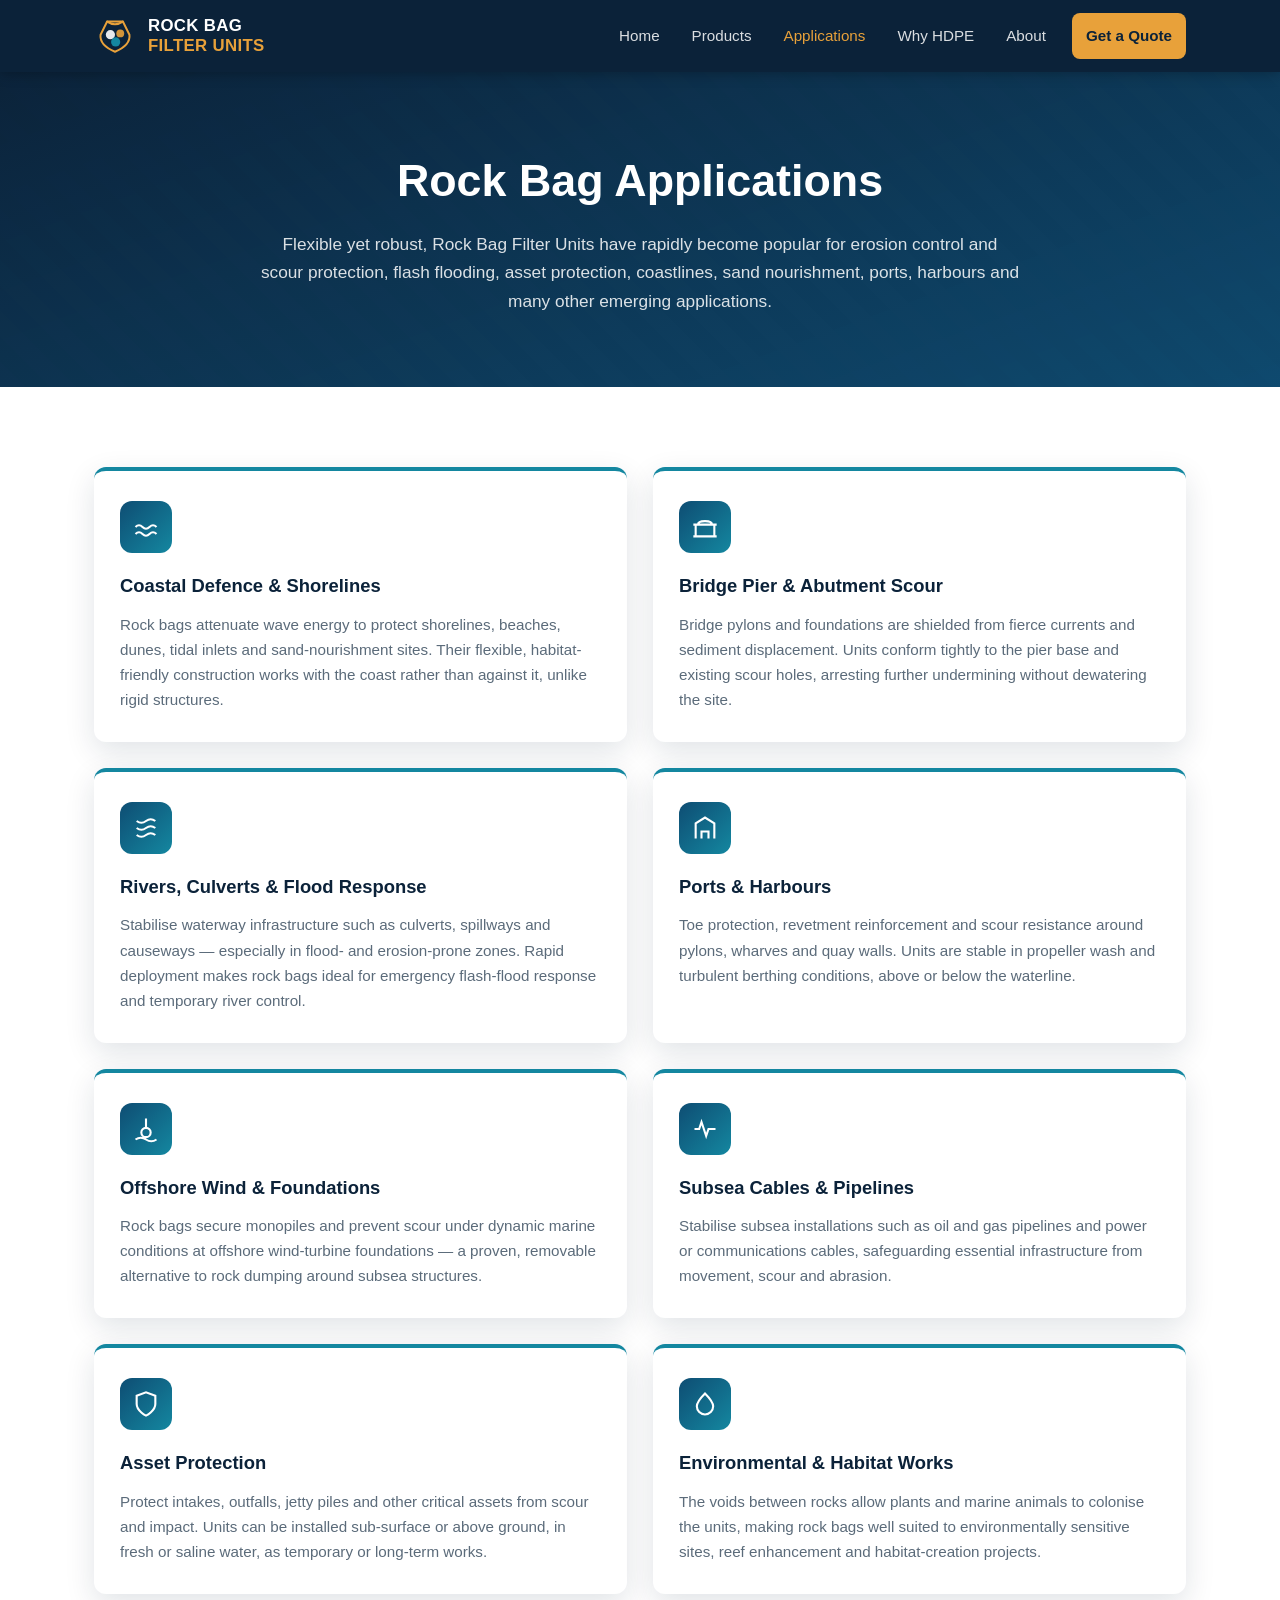
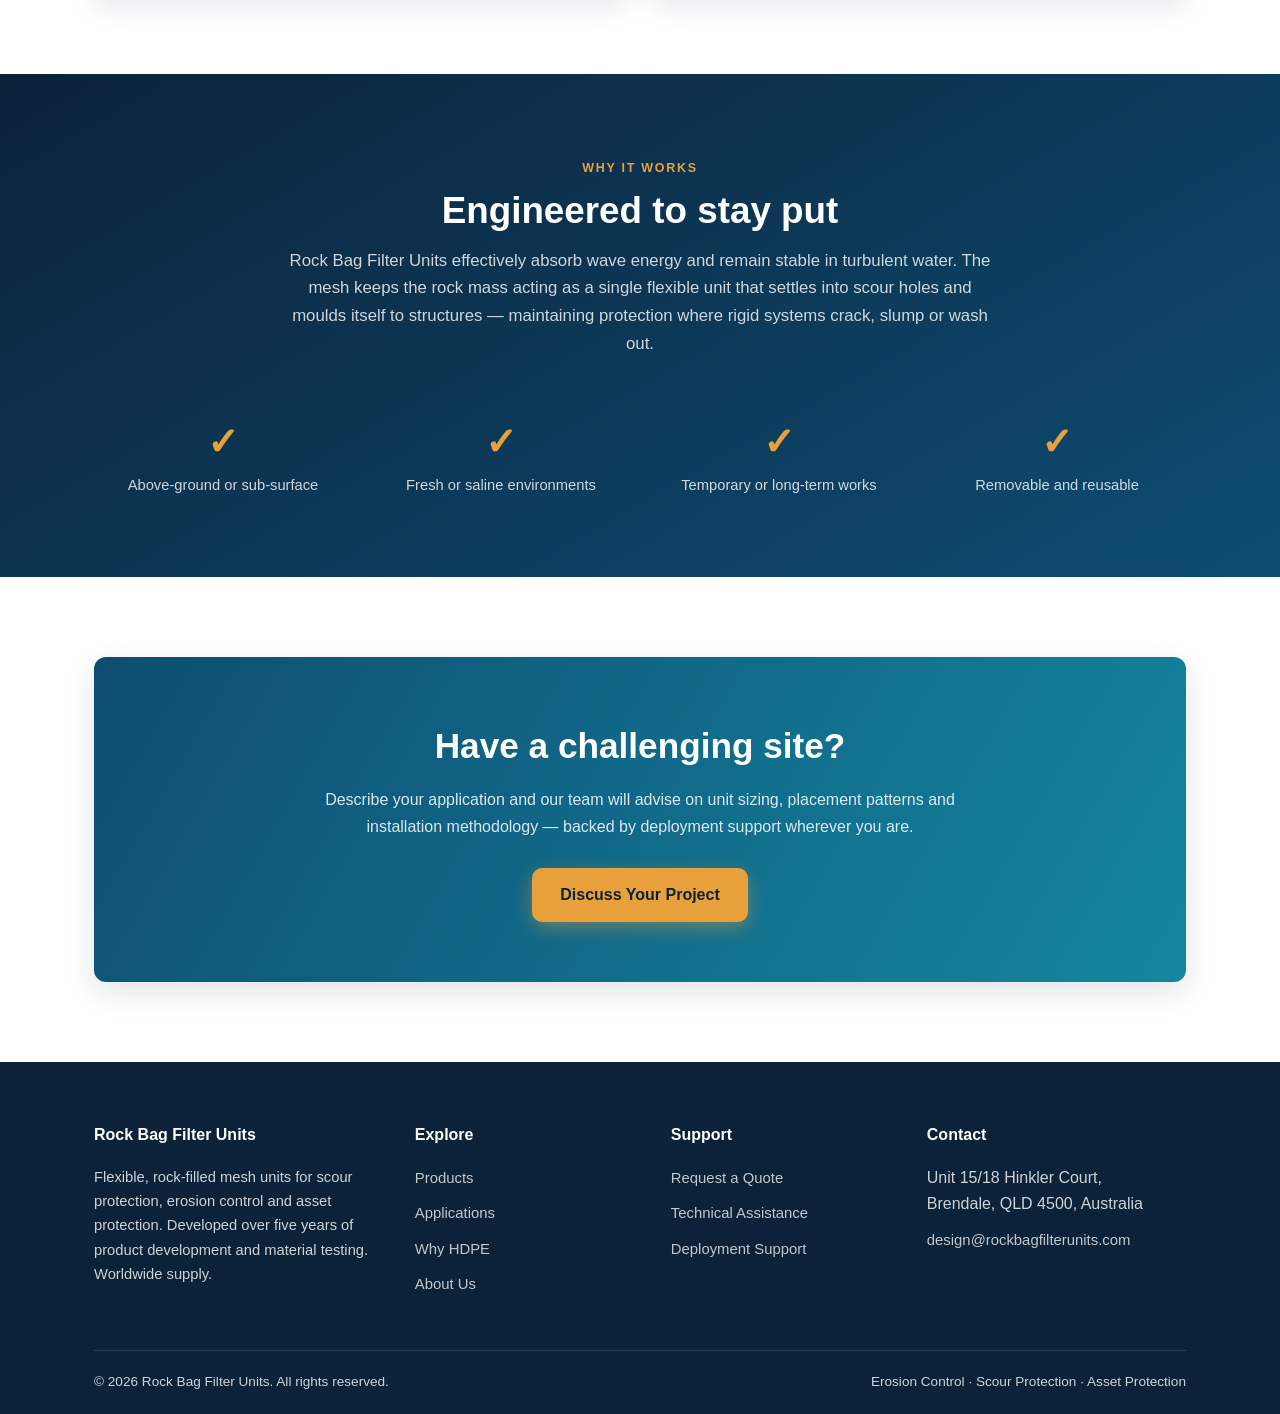
<file: applications.html>
<!DOCTYPE html>
<html lang="en">
<head>
  <meta charset="UTF-8">
  <meta name="viewport" content="width=device-width, initial-scale=1.0">
  <title>Applications — Rock Bag Filter Units | Coastal, River, Port &amp; Offshore</title>
  <meta name="description" content="Rock Bag Filter Unit applications: coastal defence, bridge pier scour protection, river erosion control, port and harbour works, offshore cable and pipeline stabilisation, flood response.">
  <link rel="stylesheet" href="css/styles.css">
  <link rel="icon" href="data:image/svg+xml,%3Csvg xmlns='http://www.w3.org/2000/svg' viewBox='0 0 64 64'%3E%3Ccircle cx='32' cy='36' r='24' fill='%230e4d73'/%3E%3Ccircle cx='24' cy='34' r='7' fill='%23e8a13a'/%3E%3Ccircle cx='40' cy='32' r='6' fill='%23f4f1ea'/%3E%3Ccircle cx='33' cy='44' r='6' fill='%23c9862a'/%3E%3C/svg%3E">
</head>
<body>

<header class="site-header">
  <div class="container nav-bar">
    <a class="brand" href="index.html" aria-label="Rock Bag Filter Units home">
      <svg class="brand-mark" viewBox="0 0 64 64" aria-hidden="true">
        <path d="M20 10 L44 10 L54 30 Q56 46 32 56 Q8 46 10 30 Z" fill="none" stroke="#e8a13a" stroke-width="3" stroke-linejoin="round"/>
        <circle cx="25" cy="30" r="7" fill="#ffffff" opacity="0.9"/>
        <circle cx="40" cy="28" r="6" fill="#e8a13a" opacity="0.9"/>
        <circle cx="33" cy="41" r="7" fill="#1487a0"/>
        <path d="M20 10 Q32 18 44 10" fill="none" stroke="#e8a13a" stroke-width="3" stroke-linecap="round"/>
      </svg>
      <span class="brand-name">ROCK BAG<br><span>FILTER UNITS</span></span>
    </a>
    <button class="nav-toggle" aria-label="Toggle navigation" aria-expanded="false">
      <span></span><span></span><span></span>
    </button>
    <ul class="nav-links">
      <li><a href="index.html">Home</a></li>
      <li><a href="products.html">Products</a></li>
      <li><a href="applications.html">Applications</a></li>
      <li><a href="advantages.html">Why HDPE</a></li>
      <li><a href="about.html">About</a></li>
      <li><a href="contact.html" class="nav-cta">Get a Quote</a></li>
    </ul>
  </div>
</header>

<main>

  <section class="page-hero">
    <div class="container">
      <h1>Rock Bag Applications</h1>
      <p>Flexible yet robust, Rock Bag Filter Units have rapidly become popular for erosion control and scour protection, flash flooding, asset protection, coastlines, sand nourishment, ports, harbours and many other emerging applications.</p>
    </div>
  </section>

  <section>
    <div class="container">
      <div class="grid grid-2">

        <div class="card reveal">
          <div class="icon"><svg viewBox="0 0 24 24"><path d="M3 18c2-2 4-2 6 0s4 2 6 0 4-2 6 0M3 12c2-2 4-2 6 0s4 2 6 0 4-2 6 0"/></svg></div>
          <h3>Coastal Defence &amp; Shorelines</h3>
          <p>Rock bags attenuate wave energy to protect shorelines, beaches, dunes, tidal inlets and sand-nourishment sites. Their flexible, habitat-friendly construction works with the coast rather than against it, unlike rigid structures.</p>
        </div>

        <div class="card reveal">
          <div class="icon"><svg viewBox="0 0 24 24"><path d="M2 20h20M4 20V10m16 10V10M2 10h20M6 10c0-4 12-4 12 0"/></svg></div>
          <h3>Bridge Pier &amp; Abutment Scour</h3>
          <p>Bridge pylons and foundations are shielded from fierce currents and sediment displacement. Units conform tightly to the pier base and existing scour holes, arresting further undermining without dewatering the site.</p>
        </div>

        <div class="card reveal">
          <div class="icon"><svg viewBox="0 0 24 24"><path d="M4 6q4 3 8 0t8 0M4 12q4 3 8 0t8 0M4 18q4 3 8 0t8 0"/></svg></div>
          <h3>Rivers, Culverts &amp; Flood Response</h3>
          <p>Stabilise waterway infrastructure such as culverts, spillways and causeways — especially in flood- and erosion-prone zones. Rapid deployment makes rock bags ideal for emergency flash-flood response and temporary river control.</p>
        </div>

        <div class="card reveal">
          <div class="icon"><svg viewBox="0 0 24 24"><path d="M4 21V8l8-5 8 5v13M9 21v-6h6v6"/></svg></div>
          <h3>Ports &amp; Harbours</h3>
          <p>Toe protection, revetment reinforcement and scour resistance around pylons, wharves and quay walls. Units are stable in propeller wash and turbulent berthing conditions, above or below the waterline.</p>
        </div>

        <div class="card reveal">
          <div class="icon"><svg viewBox="0 0 24 24"><path d="M12 3v8m0 0a4 4 0 1 0 0 8 4 4 0 0 0 0-8zM3 21c3-2 6-2 9 0s6 2 9 0"/></svg></div>
          <h3>Offshore Wind &amp; Foundations</h3>
          <p>Rock bags secure monopiles and prevent scour under dynamic marine conditions at offshore wind-turbine foundations — a proven, removable alternative to rock dumping around subsea structures.</p>
        </div>

        <div class="card reveal">
          <div class="icon"><svg viewBox="0 0 24 24"><path d="M3 12h4l2-6 4 12 2-6h6"/></svg></div>
          <h3>Subsea Cables &amp; Pipelines</h3>
          <p>Stabilise subsea installations such as oil and gas pipelines and power or communications cables, safeguarding essential infrastructure from movement, scour and abrasion.</p>
        </div>

        <div class="card reveal">
          <div class="icon"><svg viewBox="0 0 24 24"><path d="M12 22s8-4 8-10V5l-8-3-8 3v7c0 6 8 10 8 10z"/></svg></div>
          <h3>Asset Protection</h3>
          <p>Protect intakes, outfalls, jetty piles and other critical assets from scour and impact. Units can be installed sub-surface or above ground, in fresh or saline water, as temporary or long-term works.</p>
        </div>

        <div class="card reveal">
          <div class="icon"><svg viewBox="0 0 24 24"><path d="M12 3c4 4 7 7.5 7 11a7 7 0 0 1-14 0c0-3.5 3-7 7-11z"/></svg></div>
          <h3>Environmental &amp; Habitat Works</h3>
          <p>The voids between rocks allow plants and marine animals to colonise the units, making rock bags well suited to environmentally sensitive sites, reef enhancement and habitat-creation projects.</p>
        </div>

      </div>
    </div>
  </section>

  <section class="section-dark">
    <div class="container">
      <div class="section-head reveal">
        <span class="eyebrow">Why It Works</span>
        <h2>Engineered to stay put</h2>
        <p>Rock Bag Filter Units effectively absorb wave energy and remain stable in turbulent water. The mesh keeps the rock mass acting as a single flexible unit that settles into scour holes and moulds itself to structures — maintaining protection where rigid systems crack, slump or wash out.</p>
      </div>
      <div class="stats">
        <div class="stat reveal"><h3>✓</h3><p>Above-ground or sub-surface</p></div>
        <div class="stat reveal"><h3>✓</h3><p>Fresh or saline environments</p></div>
        <div class="stat reveal"><h3>✓</h3><p>Temporary or long-term works</p></div>
        <div class="stat reveal"><h3>✓</h3><p>Removable and reusable</p></div>
      </div>
    </div>
  </section>

  <section>
    <div class="container">
      <div class="cta-band reveal">
        <h2>Have a challenging site?</h2>
        <p>Describe your application and our team will advise on unit sizing, placement patterns and installation methodology — backed by deployment support wherever you are.</p>
        <a href="contact.html" class="btn btn-primary">Discuss Your Project</a>
      </div>
    </div>
  </section>

</main>

<footer class="site-footer">
  <div class="container">
    <div class="footer-grid">
      <div class="footer-about">
        <h4>Rock Bag Filter Units</h4>
        <p>Flexible, rock-filled mesh units for scour protection, erosion control and asset protection. Developed over five years of product development and material testing. Worldwide supply.</p>
      </div>
      <div>
        <h4>Explore</h4>
        <ul>
          <li><a href="products.html">Products</a></li>
          <li><a href="applications.html">Applications</a></li>
          <li><a href="advantages.html">Why HDPE</a></li>
          <li><a href="about.html">About Us</a></li>
        </ul>
      </div>
      <div>
        <h4>Support</h4>
        <ul>
          <li><a href="contact.html">Request a Quote</a></li>
          <li><a href="contact.html">Technical Assistance</a></li>
          <li><a href="contact.html">Deployment Support</a></li>
        </ul>
      </div>
      <div>
        <h4>Contact</h4>
        <ul>
          <li>Unit 15/18 Hinkler Court,<br>Brendale, QLD 4500, Australia</li>
          <li><a href="mailto:design@rockbagfilterunits.com">design@rockbagfilterunits.com</a></li>
        </ul>
      </div>
    </div>
    <div class="footer-bottom">
      <span>© <span class="js-year">2026</span> Rock Bag Filter Units. All rights reserved.</span>
      <span>Erosion Control · Scour Protection · Asset Protection</span>
    </div>
  </div>
</footer>

<script src="js/main.js"></script>
</body>
</html>
</file>
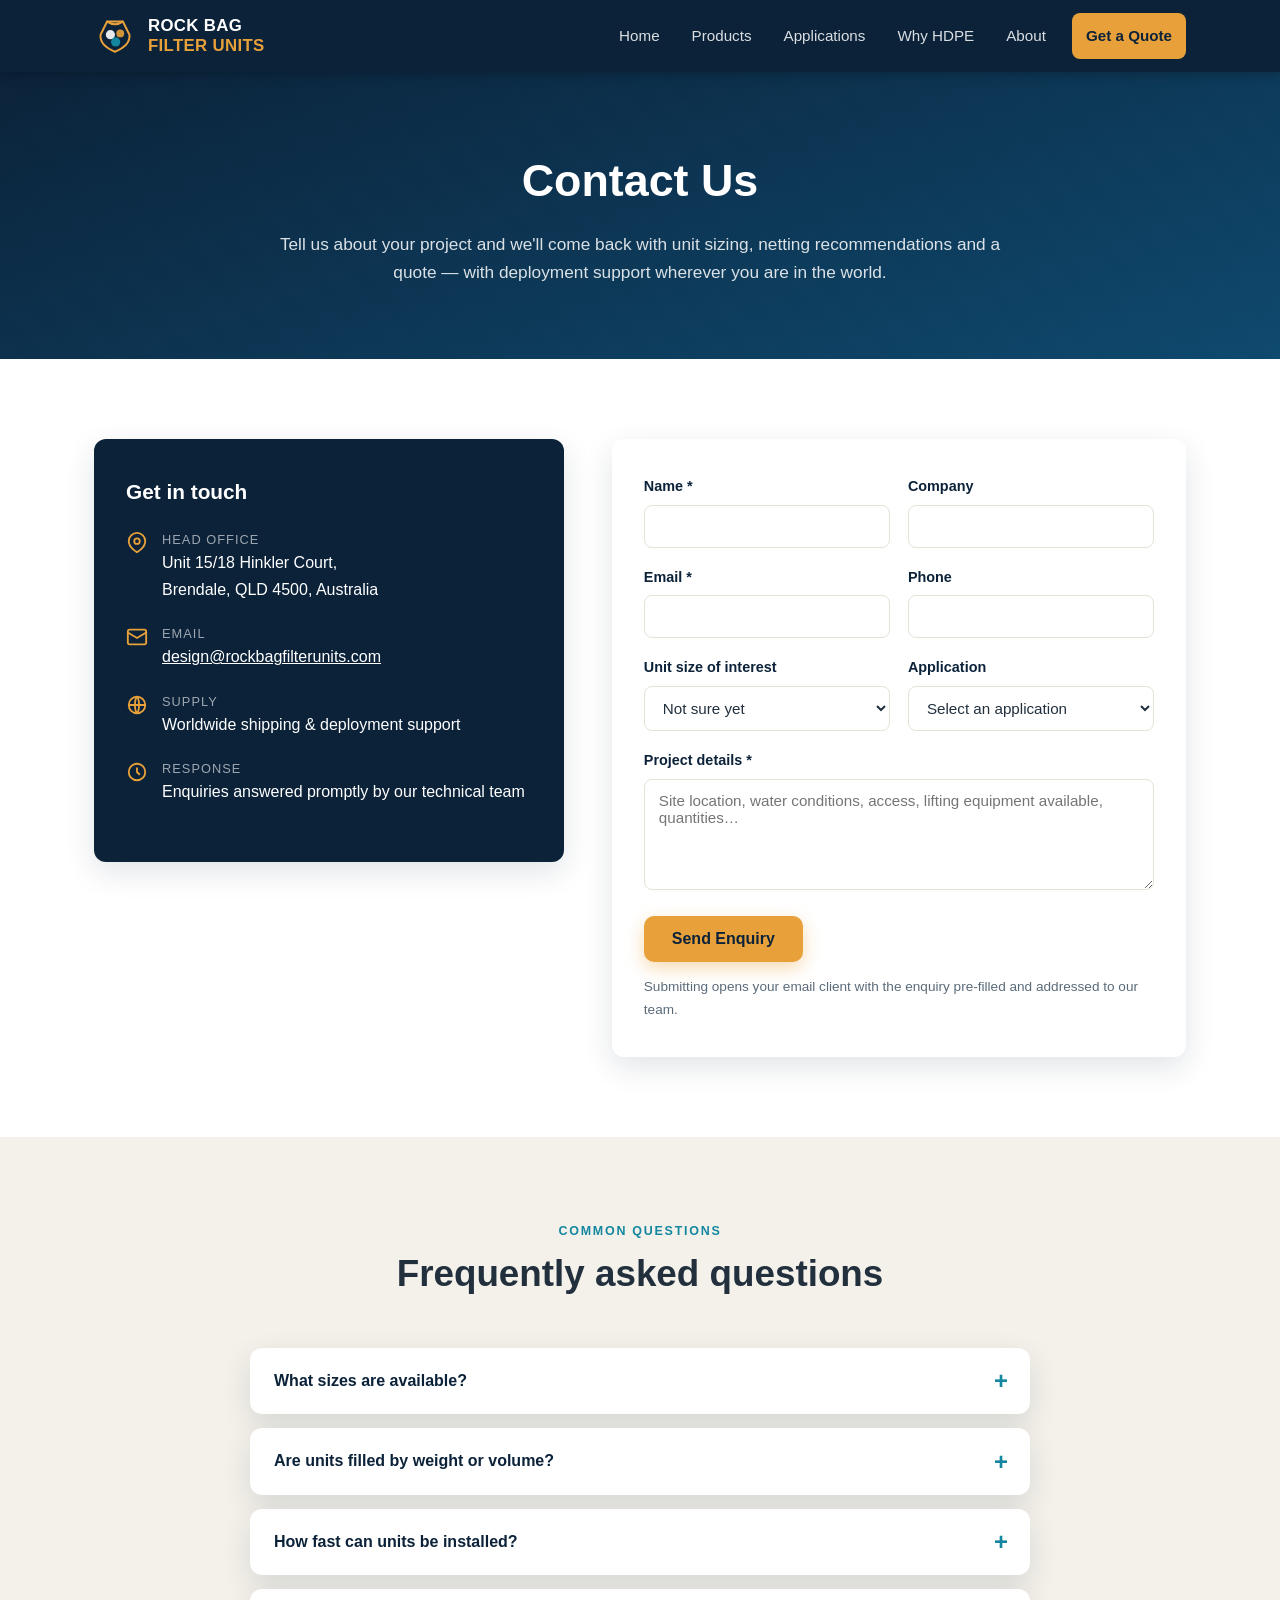
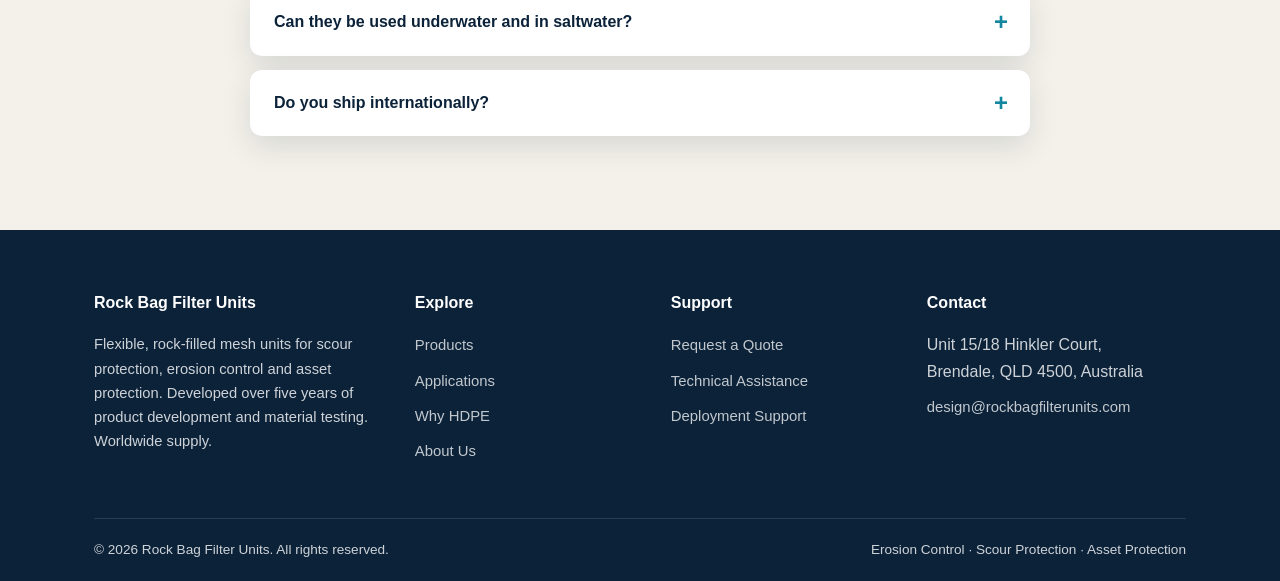
<file: contact.html>
<!DOCTYPE html>
<html lang="en">
<head>
  <meta charset="UTF-8">
  <meta name="viewport" content="width=device-width, initial-scale=1.0">
  <title>Contact &amp; Quotes — Rock Bag Filter Units</title>
  <meta name="description" content="Request a quote or technical assistance for Rock Bag Filter Units. Unit 15/18 Hinkler Court, Brendale, QLD 4500, Australia. Email design@rockbagfilterunits.com.">
  <link rel="stylesheet" href="css/styles.css">
  <link rel="icon" href="data:image/svg+xml,%3Csvg xmlns='http://www.w3.org/2000/svg' viewBox='0 0 64 64'%3E%3Ccircle cx='32' cy='36' r='24' fill='%230e4d73'/%3E%3Ccircle cx='24' cy='34' r='7' fill='%23e8a13a'/%3E%3Ccircle cx='40' cy='32' r='6' fill='%23f4f1ea'/%3E%3Ccircle cx='33' cy='44' r='6' fill='%23c9862a'/%3E%3C/svg%3E">
</head>
<body>

<header class="site-header">
  <div class="container nav-bar">
    <a class="brand" href="index.html" aria-label="Rock Bag Filter Units home">
      <svg class="brand-mark" viewBox="0 0 64 64" aria-hidden="true">
        <path d="M20 10 L44 10 L54 30 Q56 46 32 56 Q8 46 10 30 Z" fill="none" stroke="#e8a13a" stroke-width="3" stroke-linejoin="round"/>
        <circle cx="25" cy="30" r="7" fill="#ffffff" opacity="0.9"/>
        <circle cx="40" cy="28" r="6" fill="#e8a13a" opacity="0.9"/>
        <circle cx="33" cy="41" r="7" fill="#1487a0"/>
        <path d="M20 10 Q32 18 44 10" fill="none" stroke="#e8a13a" stroke-width="3" stroke-linecap="round"/>
      </svg>
      <span class="brand-name">ROCK BAG<br><span>FILTER UNITS</span></span>
    </a>
    <button class="nav-toggle" aria-label="Toggle navigation" aria-expanded="false">
      <span></span><span></span><span></span>
    </button>
    <ul class="nav-links">
      <li><a href="index.html">Home</a></li>
      <li><a href="products.html">Products</a></li>
      <li><a href="applications.html">Applications</a></li>
      <li><a href="advantages.html">Why HDPE</a></li>
      <li><a href="about.html">About</a></li>
      <li><a href="contact.html" class="nav-cta">Get a Quote</a></li>
    </ul>
  </div>
</header>

<main>

  <section class="page-hero">
    <div class="container">
      <h1>Contact Us</h1>
      <p>Tell us about your project and we'll come back with unit sizing, netting recommendations and a quote — with deployment support wherever you are in the world.</p>
    </div>
  </section>

  <section>
    <div class="container contact-grid">

      <div class="contact-info-card reveal">
        <h3>Get in touch</h3>

        <div class="contact-line">
          <svg viewBox="0 0 24 24"><path d="M21 10c0 7-9 12-9 12s-9-5-9-12a9 9 0 0 1 18 0z"/><circle cx="12" cy="10" r="3"/></svg>
          <div>
            <span class="label">Head Office</span>
            Unit 15/18 Hinkler Court,<br>Brendale, QLD 4500, Australia
          </div>
        </div>

        <div class="contact-line">
          <svg viewBox="0 0 24 24"><rect x="2" y="4" width="20" height="16" rx="2"/><path d="m22 7-10 6L2 7"/></svg>
          <div>
            <span class="label">Email</span>
            <a href="mailto:design@rockbagfilterunits.com">design@rockbagfilterunits.com</a>
          </div>
        </div>

        <div class="contact-line">
          <svg viewBox="0 0 24 24"><circle cx="12" cy="12" r="9"/><path d="M3 12h18M12 3c3 3.6 3 14.4 0 18M12 3c-3 3.6-3 14.4 0 18"/></svg>
          <div>
            <span class="label">Supply</span>
            Worldwide shipping &amp; deployment support
          </div>
        </div>

        <div class="contact-line">
          <svg viewBox="0 0 24 24"><circle cx="12" cy="12" r="9"/><path d="M12 7v5l3 3"/></svg>
          <div>
            <span class="label">Response</span>
            Enquiries answered promptly by our technical team
          </div>
        </div>
      </div>

      <form class="contact-form reveal" id="enquiry-form">
        <div class="form-row">
          <div class="form-group">
            <label for="f-name">Name *</label>
            <input type="text" id="f-name" name="name" required autocomplete="name">
          </div>
          <div class="form-group">
            <label for="f-company">Company</label>
            <input type="text" id="f-company" name="company" autocomplete="organization">
          </div>
        </div>
        <div class="form-row">
          <div class="form-group">
            <label for="f-email">Email *</label>
            <input type="email" id="f-email" name="email" required autocomplete="email">
          </div>
          <div class="form-group">
            <label for="f-phone">Phone</label>
            <input type="tel" id="f-phone" name="phone" autocomplete="tel">
          </div>
        </div>
        <div class="form-row">
          <div class="form-group">
            <label for="f-size">Unit size of interest</label>
            <select id="f-size" name="size">
              <option value="">Not sure yet</option>
              <option>1 tonne</option>
              <option>2 tonne</option>
              <option>4 tonne</option>
              <option>6 tonne</option>
              <option>8 tonne</option>
              <option>10 tonne</option>
              <option>Multiple sizes</option>
            </select>
          </div>
          <div class="form-group">
            <label for="f-application">Application</label>
            <select id="f-application" name="application">
              <option value="">Select an application</option>
              <option>Coastal / shoreline protection</option>
              <option>Bridge or river scour protection</option>
              <option>Port / harbour works</option>
              <option>Offshore cable or pipeline</option>
              <option>Flood response / temporary works</option>
              <option>Other</option>
            </select>
          </div>
        </div>
        <div class="form-group">
          <label for="f-message">Project details *</label>
          <textarea id="f-message" name="message" rows="5" required placeholder="Site location, water conditions, access, lifting equipment available, quantities…"></textarea>
        </div>
        <button type="submit" class="btn btn-primary">Send Enquiry</button>
        <p class="form-note">Submitting opens your email client with the enquiry pre-filled and addressed to our team.</p>
        <p class="form-status" id="form-status">Thanks — your email draft is ready to send.</p>
      </form>

    </div>
  </section>

  <section class="section-alt">
    <div class="container">
      <div class="section-head reveal">
        <span class="eyebrow">Common Questions</span>
        <h2>Frequently asked questions</h2>
      </div>
      <div style="max-width: 780px; margin: 0 auto;">
        <details class="faq-item reveal">
          <summary>What sizes are available?</summary>
          <div class="faq-body">Rock Bag Filter Units are available in 1, 2, 4, 6, 8 and 10 tonne options depending on the application and the lifting equipment available on site.</div>
        </details>
        <details class="faq-item reveal">
          <summary>Are units filled by weight or volume?</summary>
          <div class="faq-body">Units are filled by volume, not weight. The "tonne" rating is an identifier meaning the finished unit will on average fall within that weight range — actual weight varies with the rock density used.</div>
        </details>
        <details class="faq-item reveal">
          <summary>How fast can units be installed?</summary>
          <div class="faq-body">A small team can efficiently install hundreds of units per day using standard lifting equipment — significantly faster and more economical than concrete, gabions or riprap.</div>
        </details>
        <details class="faq-item reveal">
          <summary>Can they be used underwater and in saltwater?</summary>
          <div class="faq-body">Yes. Units are suitable for above-ground or sub-surface placement, in fresh or saline environments, and for temporary or long-term works. HDPE netting with UV stabiliser is recommended for coastlines and high-energy water.</div>
        </details>
        <details class="faq-item reveal">
          <summary>Do you ship internationally?</summary>
          <div class="faq-body">Yes — we supply worldwide from our Queensland base, with deployment support, technical assistance and filling-station options available for your project.</div>
        </details>
      </div>
    </div>
  </section>

</main>

<footer class="site-footer">
  <div class="container">
    <div class="footer-grid">
      <div class="footer-about">
        <h4>Rock Bag Filter Units</h4>
        <p>Flexible, rock-filled mesh units for scour protection, erosion control and asset protection. Developed over five years of product development and material testing. Worldwide supply.</p>
      </div>
      <div>
        <h4>Explore</h4>
        <ul>
          <li><a href="products.html">Products</a></li>
          <li><a href="applications.html">Applications</a></li>
          <li><a href="advantages.html">Why HDPE</a></li>
          <li><a href="about.html">About Us</a></li>
        </ul>
      </div>
      <div>
        <h4>Support</h4>
        <ul>
          <li><a href="contact.html">Request a Quote</a></li>
          <li><a href="contact.html">Technical Assistance</a></li>
          <li><a href="contact.html">Deployment Support</a></li>
        </ul>
      </div>
      <div>
        <h4>Contact</h4>
        <ul>
          <li>Unit 15/18 Hinkler Court,<br>Brendale, QLD 4500, Australia</li>
          <li><a href="mailto:design@rockbagfilterunits.com">design@rockbagfilterunits.com</a></li>
        </ul>
      </div>
    </div>
    <div class="footer-bottom">
      <span>© <span class="js-year">2026</span> Rock Bag Filter Units. All rights reserved.</span>
      <span>Erosion Control · Scour Protection · Asset Protection</span>
    </div>
  </div>
</footer>

<script src="js/main.js"></script>
</body>
</html>
</file>
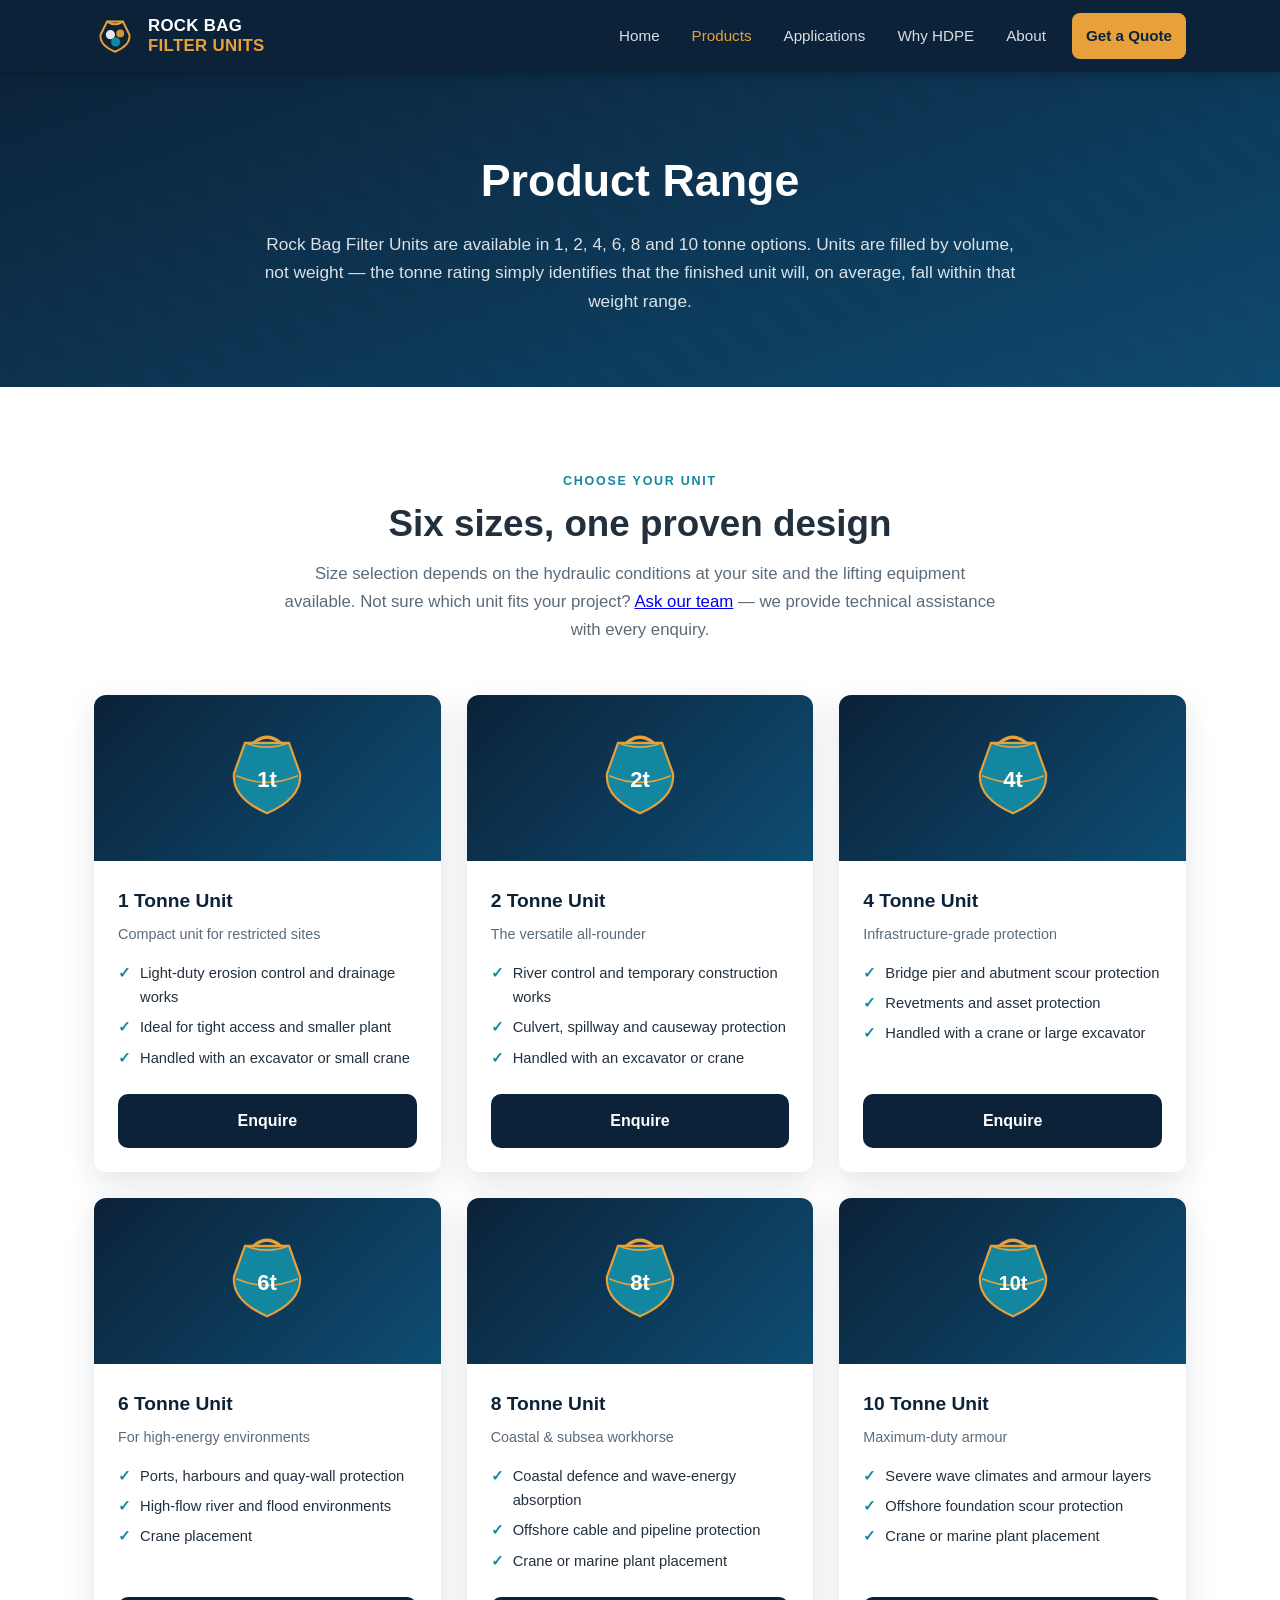
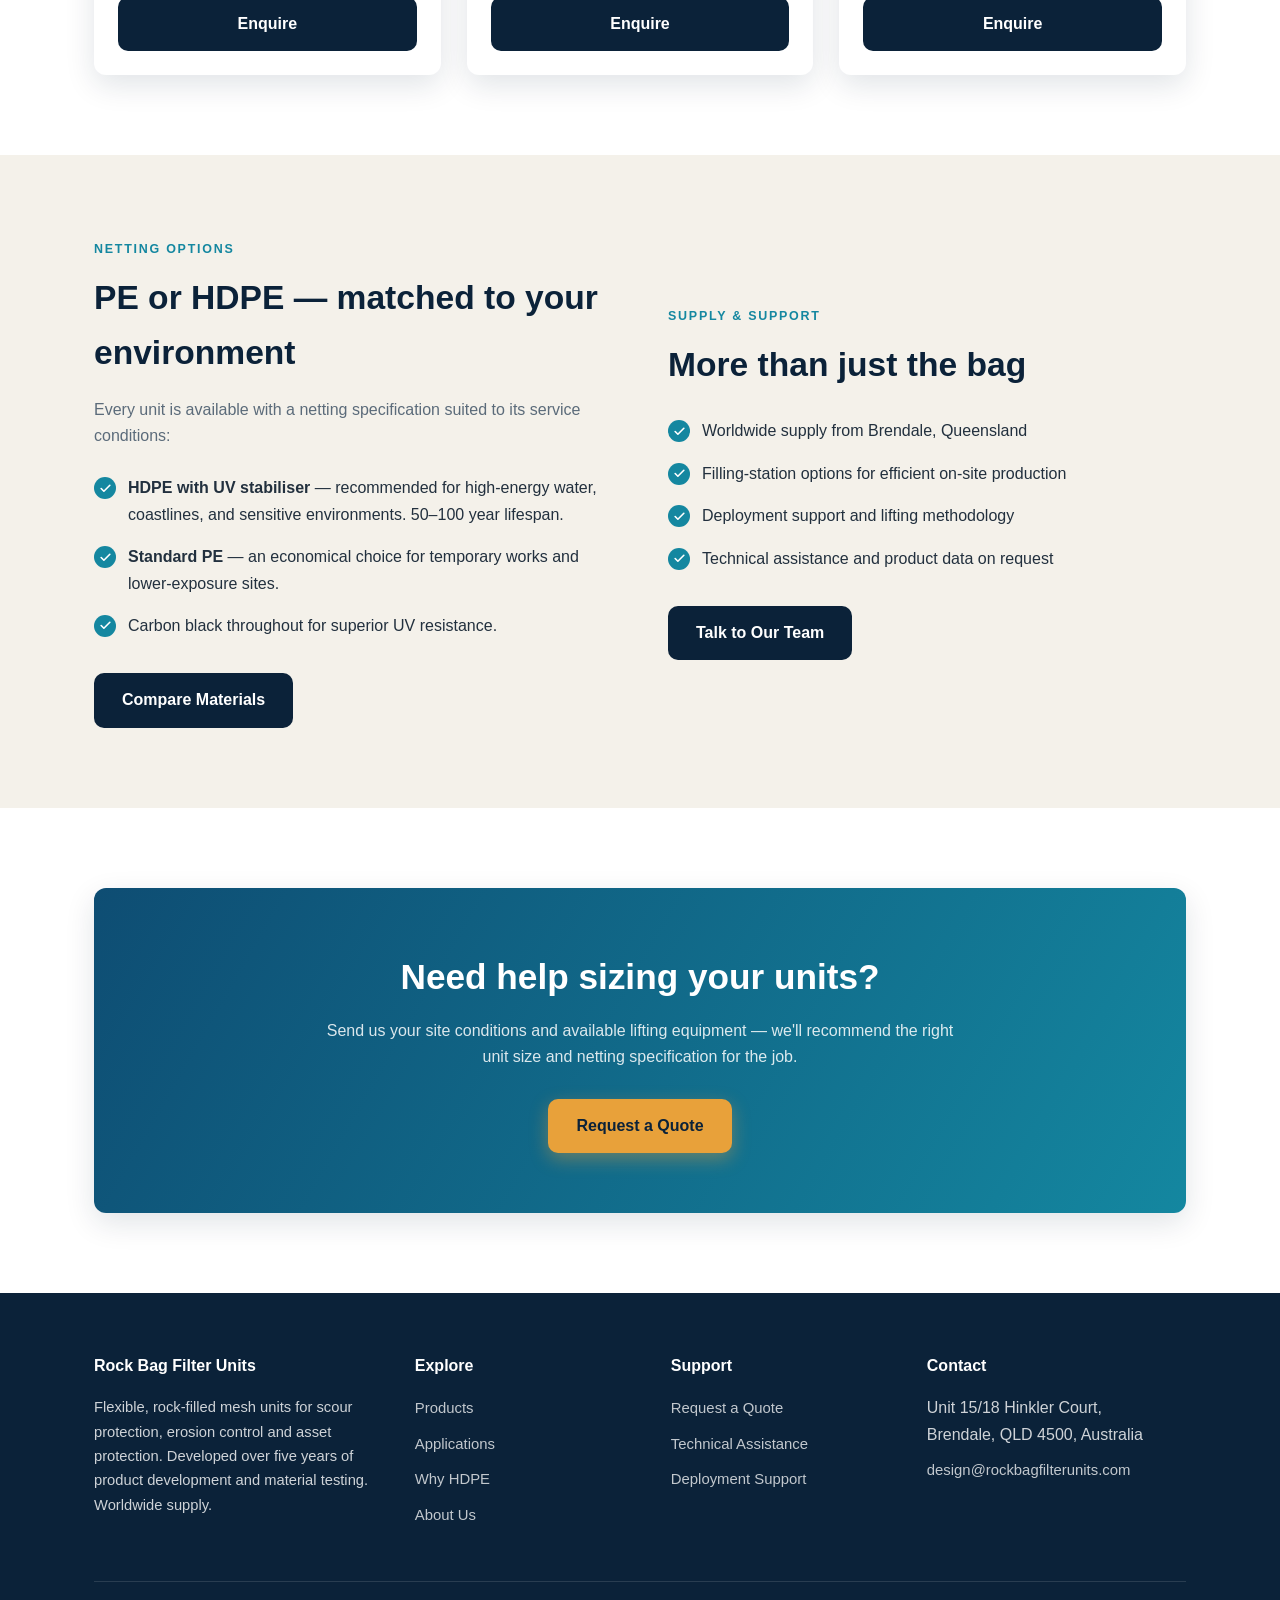
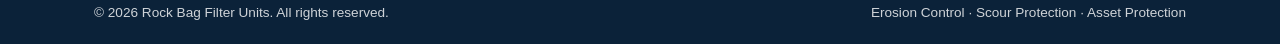
<file: products.html>
<!DOCTYPE html>
<html lang="en">
<head>
  <meta charset="UTF-8">
  <meta name="viewport" content="width=device-width, initial-scale=1.0">
  <title>Products — Rock Bag Filter Units | 1 to 10 Tonne Units</title>
  <meta name="description" content="Rock Bag Filter Units are available in 1, 2, 4, 6, 8 and 10 tonne sizes with HDPE or PE netting. Filled by volume on site and installed with standard lifting equipment.">
  <link rel="stylesheet" href="css/styles.css">
  <link rel="icon" href="data:image/svg+xml,%3Csvg xmlns='http://www.w3.org/2000/svg' viewBox='0 0 64 64'%3E%3Ccircle cx='32' cy='36' r='24' fill='%230e4d73'/%3E%3Ccircle cx='24' cy='34' r='7' fill='%23e8a13a'/%3E%3Ccircle cx='40' cy='32' r='6' fill='%23f4f1ea'/%3E%3Ccircle cx='33' cy='44' r='6' fill='%23c9862a'/%3E%3C/svg%3E">
</head>
<body>

<header class="site-header">
  <div class="container nav-bar">
    <a class="brand" href="index.html" aria-label="Rock Bag Filter Units home">
      <svg class="brand-mark" viewBox="0 0 64 64" aria-hidden="true">
        <path d="M20 10 L44 10 L54 30 Q56 46 32 56 Q8 46 10 30 Z" fill="none" stroke="#e8a13a" stroke-width="3" stroke-linejoin="round"/>
        <circle cx="25" cy="30" r="7" fill="#ffffff" opacity="0.9"/>
        <circle cx="40" cy="28" r="6" fill="#e8a13a" opacity="0.9"/>
        <circle cx="33" cy="41" r="7" fill="#1487a0"/>
        <path d="M20 10 Q32 18 44 10" fill="none" stroke="#e8a13a" stroke-width="3" stroke-linecap="round"/>
      </svg>
      <span class="brand-name">ROCK BAG<br><span>FILTER UNITS</span></span>
    </a>
    <button class="nav-toggle" aria-label="Toggle navigation" aria-expanded="false">
      <span></span><span></span><span></span>
    </button>
    <ul class="nav-links">
      <li><a href="index.html">Home</a></li>
      <li><a href="products.html">Products</a></li>
      <li><a href="applications.html">Applications</a></li>
      <li><a href="advantages.html">Why HDPE</a></li>
      <li><a href="about.html">About</a></li>
      <li><a href="contact.html" class="nav-cta">Get a Quote</a></li>
    </ul>
  </div>
</header>

<main>

  <section class="page-hero">
    <div class="container">
      <h1>Product Range</h1>
      <p>Rock Bag Filter Units are available in 1, 2, 4, 6, 8 and 10 tonne options. Units are filled by volume, not weight — the tonne rating simply identifies that the finished unit will, on average, fall within that weight range.</p>
    </div>
  </section>

  <section>
    <div class="container">
      <div class="section-head reveal">
        <span class="eyebrow">Choose Your Unit</span>
        <h2>Six sizes, one proven design</h2>
        <p>Size selection depends on the hydraulic conditions at your site and the lifting equipment available. Not sure which unit fits your project? <a href="contact.html">Ask our team</a> — we provide technical assistance with every enquiry.</p>
      </div>

      <div class="grid grid-3">
        <div class="product-card reveal">
          <div class="product-visual" aria-hidden="true">
            <svg viewBox="0 0 100 100"><path d="M30 18 L70 18 L80 46 Q82 68 50 82 Q18 68 20 46 Z" fill="#1487a0" stroke="#e8a13a" stroke-width="2"/><path d="M30 18 Q50 26 70 18 M22 48 Q50 60 78 48" stroke="#e8a13a" stroke-width="1.5" fill="none"/><path d="M38 18 Q50 8 62 18" stroke="#e8a13a" stroke-width="3" fill="none" stroke-linecap="round"/><text x="50" y="58" text-anchor="middle" fill="#fff" font-size="20" font-weight="bold" font-family="Arial">1t</text></svg>
          </div>
          <div class="product-body">
            <h3>1 Tonne Unit</h3>
            <p class="spec">Compact unit for restricted sites</p>
            <ul>
              <li>Light-duty erosion control and drainage works</li>
              <li>Ideal for tight access and smaller plant</li>
              <li>Handled with an excavator or small crane</li>
            </ul>
            <a href="contact.html" class="btn btn-dark">Enquire</a>
          </div>
        </div>

        <div class="product-card reveal">
          <div class="product-visual" aria-hidden="true">
            <svg viewBox="0 0 100 100"><path d="M30 18 L70 18 L80 46 Q82 68 50 82 Q18 68 20 46 Z" fill="#1487a0" stroke="#e8a13a" stroke-width="2"/><path d="M30 18 Q50 26 70 18 M22 48 Q50 60 78 48" stroke="#e8a13a" stroke-width="1.5" fill="none"/><path d="M38 18 Q50 8 62 18" stroke="#e8a13a" stroke-width="3" fill="none" stroke-linecap="round"/><text x="50" y="58" text-anchor="middle" fill="#fff" font-size="20" font-weight="bold" font-family="Arial">2t</text></svg>
          </div>
          <div class="product-body">
            <h3>2 Tonne Unit</h3>
            <p class="spec">The versatile all-rounder</p>
            <ul>
              <li>River control and temporary construction works</li>
              <li>Culvert, spillway and causeway protection</li>
              <li>Handled with an excavator or crane</li>
            </ul>
            <a href="contact.html" class="btn btn-dark">Enquire</a>
          </div>
        </div>

        <div class="product-card reveal">
          <div class="product-visual" aria-hidden="true">
            <svg viewBox="0 0 100 100"><path d="M30 18 L70 18 L80 46 Q82 68 50 82 Q18 68 20 46 Z" fill="#1487a0" stroke="#e8a13a" stroke-width="2"/><path d="M30 18 Q50 26 70 18 M22 48 Q50 60 78 48" stroke="#e8a13a" stroke-width="1.5" fill="none"/><path d="M38 18 Q50 8 62 18" stroke="#e8a13a" stroke-width="3" fill="none" stroke-linecap="round"/><text x="50" y="58" text-anchor="middle" fill="#fff" font-size="20" font-weight="bold" font-family="Arial">4t</text></svg>
          </div>
          <div class="product-body">
            <h3>4 Tonne Unit</h3>
            <p class="spec">Infrastructure-grade protection</p>
            <ul>
              <li>Bridge pier and abutment scour protection</li>
              <li>Revetments and asset protection</li>
              <li>Handled with a crane or large excavator</li>
            </ul>
            <a href="contact.html" class="btn btn-dark">Enquire</a>
          </div>
        </div>

        <div class="product-card reveal">
          <div class="product-visual" aria-hidden="true">
            <svg viewBox="0 0 100 100"><path d="M30 18 L70 18 L80 46 Q82 68 50 82 Q18 68 20 46 Z" fill="#1487a0" stroke="#e8a13a" stroke-width="2"/><path d="M30 18 Q50 26 70 18 M22 48 Q50 60 78 48" stroke="#e8a13a" stroke-width="1.5" fill="none"/><path d="M38 18 Q50 8 62 18" stroke="#e8a13a" stroke-width="3" fill="none" stroke-linecap="round"/><text x="50" y="58" text-anchor="middle" fill="#fff" font-size="20" font-weight="bold" font-family="Arial">6t</text></svg>
          </div>
          <div class="product-body">
            <h3>6 Tonne Unit</h3>
            <p class="spec">For high-energy environments</p>
            <ul>
              <li>Ports, harbours and quay-wall protection</li>
              <li>High-flow river and flood environments</li>
              <li>Crane placement</li>
            </ul>
            <a href="contact.html" class="btn btn-dark">Enquire</a>
          </div>
        </div>

        <div class="product-card reveal">
          <div class="product-visual" aria-hidden="true">
            <svg viewBox="0 0 100 100"><path d="M30 18 L70 18 L80 46 Q82 68 50 82 Q18 68 20 46 Z" fill="#1487a0" stroke="#e8a13a" stroke-width="2"/><path d="M30 18 Q50 26 70 18 M22 48 Q50 60 78 48" stroke="#e8a13a" stroke-width="1.5" fill="none"/><path d="M38 18 Q50 8 62 18" stroke="#e8a13a" stroke-width="3" fill="none" stroke-linecap="round"/><text x="50" y="58" text-anchor="middle" fill="#fff" font-size="20" font-weight="bold" font-family="Arial">8t</text></svg>
          </div>
          <div class="product-body">
            <h3>8 Tonne Unit</h3>
            <p class="spec">Coastal &amp; subsea workhorse</p>
            <ul>
              <li>Coastal defence and wave-energy absorption</li>
              <li>Offshore cable and pipeline protection</li>
              <li>Crane or marine plant placement</li>
            </ul>
            <a href="contact.html" class="btn btn-dark">Enquire</a>
          </div>
        </div>

        <div class="product-card reveal">
          <div class="product-visual" aria-hidden="true">
            <svg viewBox="0 0 100 100"><path d="M30 18 L70 18 L80 46 Q82 68 50 82 Q18 68 20 46 Z" fill="#1487a0" stroke="#e8a13a" stroke-width="2"/><path d="M30 18 Q50 26 70 18 M22 48 Q50 60 78 48" stroke="#e8a13a" stroke-width="1.5" fill="none"/><path d="M38 18 Q50 8 62 18" stroke="#e8a13a" stroke-width="3" fill="none" stroke-linecap="round"/><text x="50" y="58" text-anchor="middle" fill="#fff" font-size="18" font-weight="bold" font-family="Arial">10t</text></svg>
          </div>
          <div class="product-body">
            <h3>10 Tonne Unit</h3>
            <p class="spec">Maximum-duty armour</p>
            <ul>
              <li>Severe wave climates and armour layers</li>
              <li>Offshore foundation scour protection</li>
              <li>Crane or marine plant placement</li>
            </ul>
            <a href="contact.html" class="btn btn-dark">Enquire</a>
          </div>
        </div>
      </div>
    </div>
  </section>

  <section class="section-alt">
    <div class="container split">
      <div class="reveal">
        <span class="eyebrow">Netting Options</span>
        <h2>PE or HDPE — matched to your environment</h2>
        <p>Every unit is available with a netting specification suited to its service conditions:</p>
        <ul class="checklist">
          <li><strong>HDPE with UV stabiliser</strong> — recommended for high-energy water, coastlines, and sensitive environments. 50–100 year lifespan.</li>
          <li><strong>Standard PE</strong> — an economical choice for temporary works and lower-exposure sites.</li>
          <li>Carbon black throughout for superior UV resistance.</li>
        </ul>
        <a href="advantages.html" class="btn btn-dark">Compare Materials</a>
      </div>
      <div class="reveal">
        <span class="eyebrow">Supply &amp; Support</span>
        <h2>More than just the bag</h2>
        <ul class="checklist">
          <li>Worldwide supply from Brendale, Queensland</li>
          <li>Filling-station options for efficient on-site production</li>
          <li>Deployment support and lifting methodology</li>
          <li>Technical assistance and product data on request</li>
        </ul>
        <a href="contact.html" class="btn btn-dark">Talk to Our Team</a>
      </div>
    </div>
  </section>

  <section>
    <div class="container">
      <div class="cta-band reveal">
        <h2>Need help sizing your units?</h2>
        <p>Send us your site conditions and available lifting equipment — we'll recommend the right unit size and netting specification for the job.</p>
        <a href="contact.html" class="btn btn-primary">Request a Quote</a>
      </div>
    </div>
  </section>

</main>

<footer class="site-footer">
  <div class="container">
    <div class="footer-grid">
      <div class="footer-about">
        <h4>Rock Bag Filter Units</h4>
        <p>Flexible, rock-filled mesh units for scour protection, erosion control and asset protection. Developed over five years of product development and material testing. Worldwide supply.</p>
      </div>
      <div>
        <h4>Explore</h4>
        <ul>
          <li><a href="products.html">Products</a></li>
          <li><a href="applications.html">Applications</a></li>
          <li><a href="advantages.html">Why HDPE</a></li>
          <li><a href="about.html">About Us</a></li>
        </ul>
      </div>
      <div>
        <h4>Support</h4>
        <ul>
          <li><a href="contact.html">Request a Quote</a></li>
          <li><a href="contact.html">Technical Assistance</a></li>
          <li><a href="contact.html">Deployment Support</a></li>
        </ul>
      </div>
      <div>
        <h4>Contact</h4>
        <ul>
          <li>Unit 15/18 Hinkler Court,<br>Brendale, QLD 4500, Australia</li>
          <li><a href="mailto:design@rockbagfilterunits.com">design@rockbagfilterunits.com</a></li>
        </ul>
      </div>
    </div>
    <div class="footer-bottom">
      <span>© <span class="js-year">2026</span> Rock Bag Filter Units. All rights reserved.</span>
      <span>Erosion Control · Scour Protection · Asset Protection</span>
    </div>
  </div>
</footer>

<script src="js/main.js"></script>
</body>
</html>
</file>
<file: css/styles.css>
/* ==========================================================================
   Rock Bag Filter Units — site stylesheet
   ========================================================================== */

:root {
  --navy: #0b2239;
  --navy-2: #14314f;
  --ocean: #0e4d73;
  --teal: #1487a0;
  --sand: #f4f1ea;
  --stone: #e7e2d6;
  --ink: #22303e;
  --muted: #5b6b7a;
  --accent: #e8a13a;
  --accent-dark: #c9862a;
  --white: #ffffff;
  --radius: 12px;
  --shadow: 0 10px 30px rgba(11, 34, 57, 0.12);
  --maxw: 1140px;
}

* { margin: 0; padding: 0; box-sizing: border-box; }

html { scroll-behavior: smooth; }

body {
  font-family: "Segoe UI", "Helvetica Neue", Arial, sans-serif;
  color: var(--ink);
  background: var(--white);
  line-height: 1.65;
  font-size: 16px;
}

img { max-width: 100%; display: block; }

.container { max-width: var(--maxw); margin: 0 auto; padding: 0 24px; }

/* ---------- Header / nav ---------- */

.site-header {
  position: sticky;
  top: 0;
  z-index: 100;
  background: var(--navy);
  color: var(--white);
  box-shadow: 0 2px 12px rgba(0, 0, 0, 0.25);
}

.nav-bar {
  display: flex;
  align-items: center;
  justify-content: space-between;
  gap: 16px;
  min-height: 72px;
}

.brand {
  display: flex;
  align-items: center;
  gap: 12px;
  text-decoration: none;
  color: var(--white);
}

.brand-mark {
  width: 42px;
  height: 42px;
  flex: 0 0 auto;
}

.brand-name {
  font-weight: 700;
  font-size: 1.05rem;
  letter-spacing: 0.02em;
  line-height: 1.2;
}

.brand-name span { color: var(--accent); }

.nav-links {
  display: flex;
  align-items: center;
  gap: 4px;
  list-style: none;
}

.nav-links a {
  display: block;
  padding: 10px 14px;
  color: rgba(255, 255, 255, 0.85);
  text-decoration: none;
  font-size: 0.95rem;
  font-weight: 500;
  border-radius: 8px;
  transition: color 0.2s, background 0.2s;
}

.nav-links a:hover { color: var(--white); background: rgba(255, 255, 255, 0.08); }

.nav-links a.active { color: var(--accent); }

.nav-links a.nav-cta {
  background: var(--accent);
  color: var(--navy);
  font-weight: 700;
  margin-left: 8px;
}

.nav-links a.nav-cta:hover { background: var(--accent-dark); color: var(--navy); }

.nav-toggle {
  display: none;
  background: none;
  border: 0;
  cursor: pointer;
  padding: 8px;
}

.nav-toggle span {
  display: block;
  width: 26px;
  height: 3px;
  background: var(--white);
  margin: 5px 0;
  border-radius: 2px;
  transition: transform 0.25s, opacity 0.25s;
}

/* ---------- Hero ---------- */

.hero {
  position: relative;
  color: var(--white);
  background:
    linear-gradient(160deg, rgba(11, 34, 57, 0.92) 0%, rgba(14, 77, 115, 0.85) 60%, rgba(20, 135, 160, 0.75) 100%),
    repeating-linear-gradient(45deg, #14314f 0 18px, #0e2c47 18px 36px);
  overflow: hidden;
}

.hero::after {
  content: "";
  position: absolute;
  left: 0;
  right: 0;
  bottom: -2px;
  height: 90px;
  background: url('data:image/svg+xml;utf8,<svg xmlns="http://www.w3.org/2000/svg" viewBox="0 0 1440 90" preserveAspectRatio="none"><path d="M0,60 C240,100 480,10 720,40 C960,70 1200,20 1440,55 L1440,90 L0,90 Z" fill="white"/></svg>') no-repeat;
  background-size: 100% 100%;
  pointer-events: none;
}

.hero-inner {
  display: grid;
  grid-template-columns: 1.15fr 0.85fr;
  gap: 48px;
  align-items: center;
  padding: 96px 0 150px;
}

.hero h1 {
  font-size: clamp(2rem, 4.5vw, 3.2rem);
  line-height: 1.15;
  font-weight: 800;
  margin-bottom: 20px;
}

.hero h1 em { font-style: normal; color: var(--accent); }

.hero p.lead {
  font-size: 1.15rem;
  color: rgba(255, 255, 255, 0.88);
  max-width: 34em;
  margin-bottom: 30px;
}

.hero-badges {
  display: flex;
  flex-wrap: wrap;
  gap: 10px;
  margin-bottom: 34px;
}

.hero-badges span {
  background: rgba(255, 255, 255, 0.12);
  border: 1px solid rgba(255, 255, 255, 0.25);
  border-radius: 999px;
  padding: 6px 14px;
  font-size: 0.85rem;
  font-weight: 600;
}

.hero-art { display: flex; justify-content: center; }

.hero-art svg { width: 100%; max-width: 420px; height: auto; filter: drop-shadow(0 16px 30px rgba(0,0,0,0.35)); }

/* ---------- Buttons ---------- */

.btn {
  display: inline-block;
  padding: 14px 28px;
  border-radius: 10px;
  font-weight: 700;
  font-size: 1rem;
  text-decoration: none;
  transition: transform 0.15s, box-shadow 0.15s, background 0.2s;
  cursor: pointer;
  border: 0;
}

.btn:hover { transform: translateY(-2px); }

.btn-primary { background: var(--accent); color: var(--navy); box-shadow: 0 6px 18px rgba(232, 161, 58, 0.4); }
.btn-primary:hover { background: var(--accent-dark); }

.btn-outline { background: transparent; color: var(--white); border: 2px solid rgba(255, 255, 255, 0.6); margin-left: 12px; }
.btn-outline:hover { border-color: var(--white); background: rgba(255, 255, 255, 0.08); }

.btn-dark { background: var(--navy); color: var(--white); }
.btn-dark:hover { background: var(--ocean); }

/* ---------- Sections ---------- */

section { padding: 80px 0; }

.section-alt { background: var(--sand); }

.section-dark {
  background: linear-gradient(150deg, var(--navy) 0%, var(--ocean) 100%);
  color: var(--white);
}

.section-head { max-width: 720px; margin: 0 auto 52px; text-align: center; }

.eyebrow {
  display: inline-block;
  text-transform: uppercase;
  letter-spacing: 0.14em;
  font-size: 0.78rem;
  font-weight: 700;
  color: var(--teal);
  margin-bottom: 10px;
}

.section-dark .eyebrow { color: var(--accent); }

.section-head h2 { font-size: clamp(1.6rem, 3vw, 2.3rem); line-height: 1.2; margin-bottom: 14px; }

.section-head p { color: var(--muted); font-size: 1.05rem; }

.section-dark .section-head p { color: rgba(255, 255, 255, 0.8); }

/* ---------- Cards ---------- */

.grid { display: grid; gap: 26px; }
.grid-3 { grid-template-columns: repeat(3, 1fr); }
.grid-4 { grid-template-columns: repeat(4, 1fr); }
.grid-2 { grid-template-columns: repeat(2, 1fr); }

.card {
  background: var(--white);
  border-radius: var(--radius);
  padding: 30px 26px;
  box-shadow: var(--shadow);
  border-top: 4px solid var(--teal);
  transition: transform 0.2s, box-shadow 0.2s;
}

.card:hover { transform: translateY(-5px); box-shadow: 0 16px 40px rgba(11, 34, 57, 0.18); }

.card .icon {
  width: 52px;
  height: 52px;
  border-radius: 12px;
  background: linear-gradient(135deg, var(--ocean), var(--teal));
  display: flex;
  align-items: center;
  justify-content: center;
  margin-bottom: 18px;
}

.card .icon svg { width: 28px; height: 28px; stroke: var(--white); fill: none; stroke-width: 1.8; }

.card h3 { font-size: 1.15rem; margin-bottom: 10px; color: var(--navy); }

.card p { color: var(--muted); font-size: 0.95rem; }

/* ---------- Stats strip ---------- */

.stats { display: grid; grid-template-columns: repeat(4, 1fr); gap: 20px; text-align: center; }

.stat h3 { font-size: 2.4rem; color: var(--accent); font-weight: 800; }

.stat p { color: rgba(255, 255, 255, 0.8); font-size: 0.92rem; }

/* ---------- Size / product table ---------- */

.size-table-wrap { overflow-x: auto; border-radius: var(--radius); box-shadow: var(--shadow); }

table.size-table {
  width: 100%;
  border-collapse: collapse;
  background: var(--white);
  min-width: 640px;
}

.size-table th, .size-table td { padding: 16px 18px; text-align: left; }

.size-table thead th {
  background: var(--navy);
  color: var(--white);
  font-size: 0.85rem;
  text-transform: uppercase;
  letter-spacing: 0.06em;
}

.size-table tbody tr:nth-child(even) { background: var(--sand); }

.size-table tbody td:first-child { font-weight: 700; color: var(--ocean); white-space: nowrap; }

/* ---------- Product cards ---------- */

.product-card {
  background: var(--white);
  border-radius: var(--radius);
  box-shadow: var(--shadow);
  overflow: hidden;
  display: flex;
  flex-direction: column;
  transition: transform 0.2s;
}

.product-card:hover { transform: translateY(-5px); }

.product-visual {
  background: linear-gradient(135deg, var(--navy), var(--ocean));
  padding: 28px;
  display: flex;
  justify-content: center;
}

.product-visual svg { width: 110px; height: 110px; }

.product-body { padding: 24px; flex: 1; display: flex; flex-direction: column; }

.product-body h3 { color: var(--navy); font-size: 1.2rem; margin-bottom: 6px; }

.product-body .spec { color: var(--muted); font-size: 0.9rem; margin-bottom: 14px; }

.product-body ul { list-style: none; margin-bottom: 18px; }

.product-body ul li { padding-left: 22px; position: relative; font-size: 0.92rem; color: var(--ink); margin-bottom: 6px; }

.product-body ul li::before { content: "✓"; position: absolute; left: 0; color: var(--teal); font-weight: 700; }

.product-body .btn { margin-top: auto; text-align: center; }

/* ---------- Split feature ---------- */

.split { display: grid; grid-template-columns: 1fr 1fr; gap: 56px; align-items: center; }

.split h2 { font-size: clamp(1.5rem, 2.8vw, 2.1rem); color: var(--navy); margin-bottom: 16px; }

.split p { color: var(--muted); margin-bottom: 14px; }

.checklist { list-style: none; margin: 18px 0 26px; }

.checklist li { padding: 8px 0 8px 34px; position: relative; font-weight: 500; }

.checklist li::before {
  content: "";
  position: absolute;
  left: 0;
  top: 10px;
  width: 22px;
  height: 22px;
  border-radius: 50%;
  background: var(--teal) url('data:image/svg+xml;utf8,<svg xmlns="http://www.w3.org/2000/svg" viewBox="0 0 24 24" fill="none" stroke="white" stroke-width="3" stroke-linecap="round" stroke-linejoin="round"><polyline points="20 6 9 17 4 12"/></svg>') center/13px no-repeat;
}

/* ---------- CTA band ---------- */

.cta-band {
  background: linear-gradient(120deg, var(--ocean), var(--teal));
  color: var(--white);
  text-align: center;
  border-radius: var(--radius);
  padding: 60px 32px;
  box-shadow: var(--shadow);
}

.cta-band h2 { font-size: clamp(1.5rem, 3vw, 2.2rem); margin-bottom: 12px; }

.cta-band p { color: rgba(255, 255, 255, 0.85); max-width: 40em; margin: 0 auto 28px; }

/* ---------- Page hero (inner pages) ---------- */

.page-hero {
  background:
    linear-gradient(160deg, rgba(11, 34, 57, 0.94), rgba(14, 77, 115, 0.88)),
    repeating-linear-gradient(45deg, #14314f 0 18px, #0e2c47 18px 36px);
  color: var(--white);
  padding: 72px 0;
  text-align: center;
}

.page-hero h1 { font-size: clamp(1.8rem, 4vw, 2.8rem); margin-bottom: 12px; }

.page-hero p { color: rgba(255, 255, 255, 0.85); max-width: 44em; margin: 0 auto; font-size: 1.08rem; }

/* ---------- Timeline (about) ---------- */

.timeline { list-style: none; position: relative; margin: 20px 0; padding-left: 34px; }

.timeline::before { content: ""; position: absolute; left: 10px; top: 6px; bottom: 6px; width: 3px; background: var(--stone); border-radius: 2px; }

.timeline li { position: relative; margin-bottom: 26px; }

.timeline li::before {
  content: "";
  position: absolute;
  left: -32px;
  top: 6px;
  width: 15px;
  height: 15px;
  border-radius: 50%;
  background: var(--accent);
  border: 3px solid var(--white);
  box-shadow: 0 0 0 3px var(--stone);
}

.timeline h4 { color: var(--navy); margin-bottom: 4px; }

.timeline p { color: var(--muted); font-size: 0.95rem; }

/* ---------- Contact ---------- */

.contact-grid { display: grid; grid-template-columns: 0.9fr 1.1fr; gap: 48px; align-items: start; }

.contact-info-card {
  background: var(--navy);
  color: var(--white);
  border-radius: var(--radius);
  padding: 36px 32px;
  box-shadow: var(--shadow);
}

.contact-info-card h3 { margin-bottom: 20px; font-size: 1.3rem; }

.contact-line { display: flex; gap: 14px; align-items: flex-start; margin-bottom: 20px; }

.contact-line svg { width: 22px; height: 22px; stroke: var(--accent); fill: none; stroke-width: 2; flex: 0 0 auto; margin-top: 3px; }

.contact-line a { color: var(--white); }

.contact-line .label { font-size: 0.8rem; text-transform: uppercase; letter-spacing: 0.08em; color: rgba(255,255,255,0.6); display: block; }

.contact-form {
  background: var(--white);
  border-radius: var(--radius);
  padding: 36px 32px;
  box-shadow: var(--shadow);
}

.form-row { display: grid; grid-template-columns: 1fr 1fr; gap: 18px; }

.form-group { margin-bottom: 18px; }

.form-group label { display: block; font-weight: 600; font-size: 0.9rem; margin-bottom: 6px; color: var(--navy); }

.form-group input,
.form-group select,
.form-group textarea {
  width: 100%;
  padding: 12px 14px;
  border: 1.5px solid var(--stone);
  border-radius: 8px;
  font-size: 0.95rem;
  font-family: inherit;
  color: var(--ink);
  background: var(--white);
  transition: border-color 0.2s, box-shadow 0.2s;
}

.form-group input:focus,
.form-group select:focus,
.form-group textarea:focus {
  outline: none;
  border-color: var(--teal);
  box-shadow: 0 0 0 3px rgba(20, 135, 160, 0.15);
}

.form-note { font-size: 0.85rem; color: var(--muted); margin-top: 14px; }

.form-status { margin-top: 14px; font-weight: 600; display: none; }
.form-status.ok { display: block; color: #1e7d4f; }

/* ---------- FAQ ---------- */

.faq-item { background: var(--white); border-radius: var(--radius); box-shadow: var(--shadow); margin-bottom: 14px; overflow: hidden; }

.faq-item summary {
  cursor: pointer;
  padding: 20px 24px;
  font-weight: 700;
  color: var(--navy);
  list-style: none;
  position: relative;
  padding-right: 52px;
}

.faq-item summary::-webkit-details-marker { display: none; }

.faq-item summary::after {
  content: "+";
  position: absolute;
  right: 22px;
  top: 50%;
  transform: translateY(-50%);
  font-size: 1.5rem;
  color: var(--teal);
  transition: transform 0.2s;
}

.faq-item[open] summary::after { content: "–"; }

.faq-item .faq-body { padding: 0 24px 20px; color: var(--muted); }

/* ---------- Footer ---------- */

.site-footer { background: var(--navy); color: rgba(255, 255, 255, 0.8); padding: 60px 0 0; }

.footer-grid { display: grid; grid-template-columns: 1.3fr 1fr 1fr 1.2fr; gap: 40px; padding-bottom: 44px; }

.footer-grid h4 { color: var(--white); margin-bottom: 16px; font-size: 1rem; }

.footer-grid ul { list-style: none; }

.footer-grid li { margin-bottom: 9px; }

.footer-grid a { color: rgba(255, 255, 255, 0.75); text-decoration: none; font-size: 0.93rem; }

.footer-grid a:hover { color: var(--accent); }

.footer-about p { font-size: 0.92rem; margin-top: 14px; max-width: 30em; }

.footer-bottom {
  border-top: 1px solid rgba(255, 255, 255, 0.12);
  padding: 20px 0;
  font-size: 0.85rem;
  display: flex;
  justify-content: space-between;
  gap: 12px;
  flex-wrap: wrap;
}

/* ---------- Reveal animation ---------- */

/* Hidden state only applies once JS tags the root, so content is never lost without JS */
.js-reveal .reveal { opacity: 0; transform: translateY(24px); transition: opacity 0.6s ease, transform 0.6s ease; }

.js-reveal .reveal.visible { opacity: 1; transform: none; }

@media (prefers-reduced-motion: reduce) {
  .reveal { opacity: 1; transform: none; transition: none; }
  html { scroll-behavior: auto; }
}

/* ---------- Responsive ---------- */

@media (max-width: 960px) {
  .hero-inner { grid-template-columns: 1fr; padding: 64px 0 130px; text-align: center; }
  .hero p.lead { margin-left: auto; margin-right: auto; }
  .hero-badges { justify-content: center; }
  .hero-art { order: -1; }
  .hero-art svg { max-width: 280px; }
  .grid-3, .grid-4 { grid-template-columns: repeat(2, 1fr); }
  .split, .contact-grid { grid-template-columns: 1fr; }
  .stats { grid-template-columns: repeat(2, 1fr); }
  .footer-grid { grid-template-columns: 1fr 1fr; }
}

@media (max-width: 640px) {
  .grid-3, .grid-4, .grid-2, .form-row { grid-template-columns: 1fr; }
  .footer-grid { grid-template-columns: 1fr; }
  section { padding: 56px 0; }

  .nav-toggle { display: block; }

  .nav-links {
    position: absolute;
    top: 100%;
    left: 0;
    right: 0;
    flex-direction: column;
    align-items: stretch;
    background: var(--navy);
    padding: 10px 16px 20px;
    gap: 2px;
    display: none;
    box-shadow: 0 14px 24px rgba(0, 0, 0, 0.3);
  }

  .nav-links.open { display: flex; }

  .nav-links a.nav-cta { margin-left: 0; margin-top: 8px; text-align: center; }

  .btn-outline { margin-left: 0; margin-top: 12px; }
}
</file>
